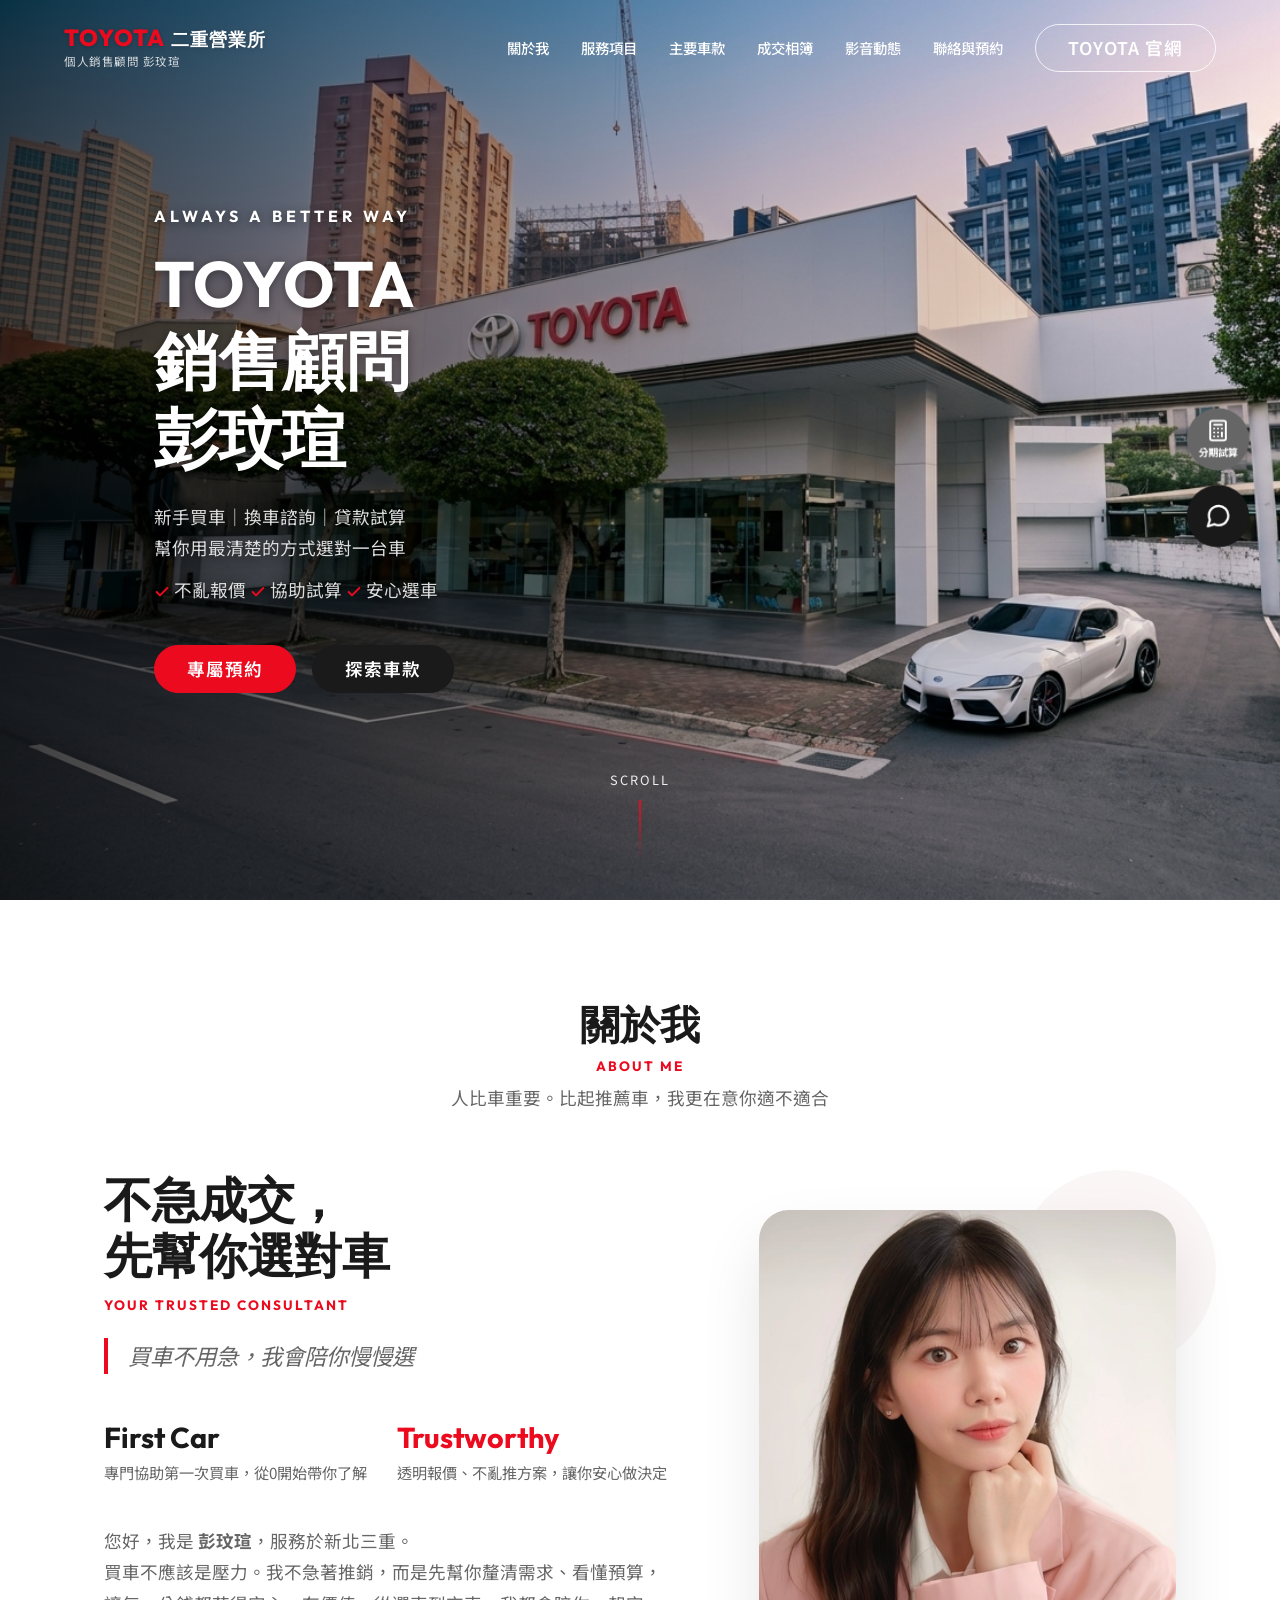
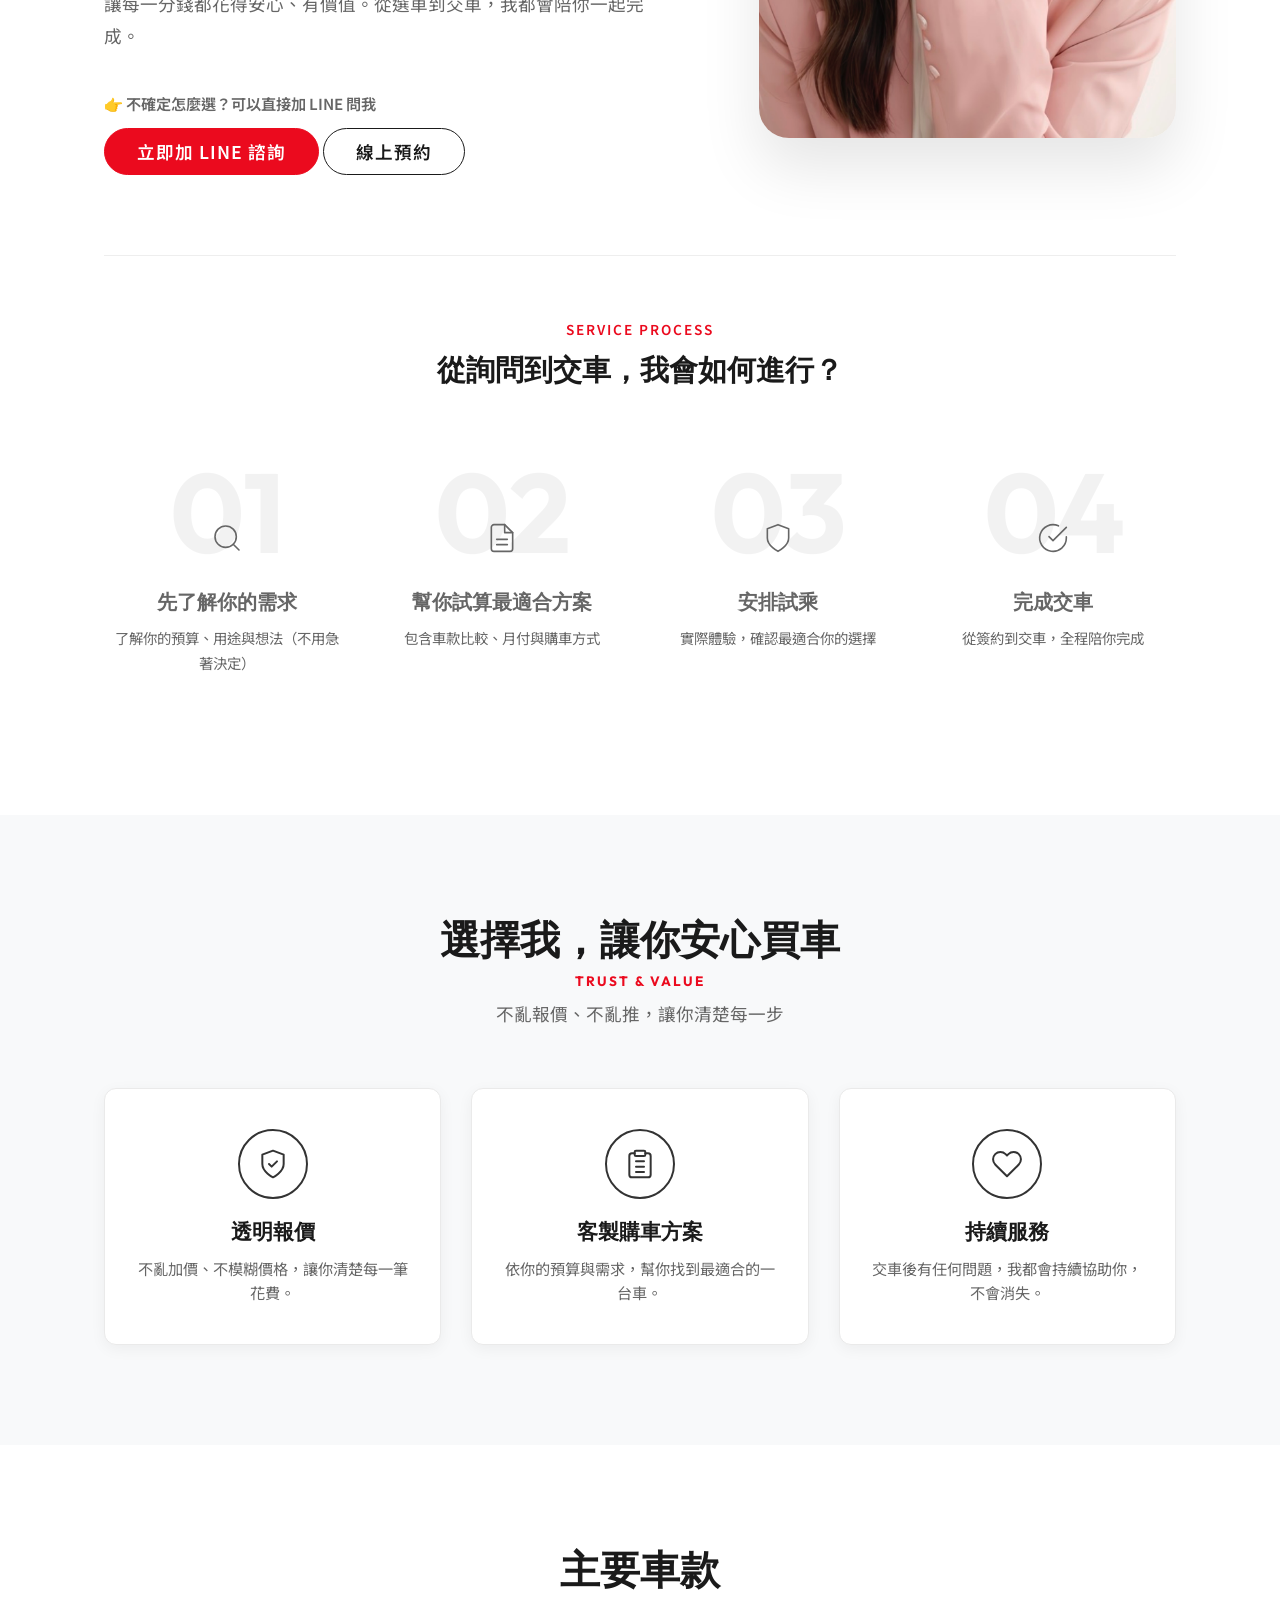
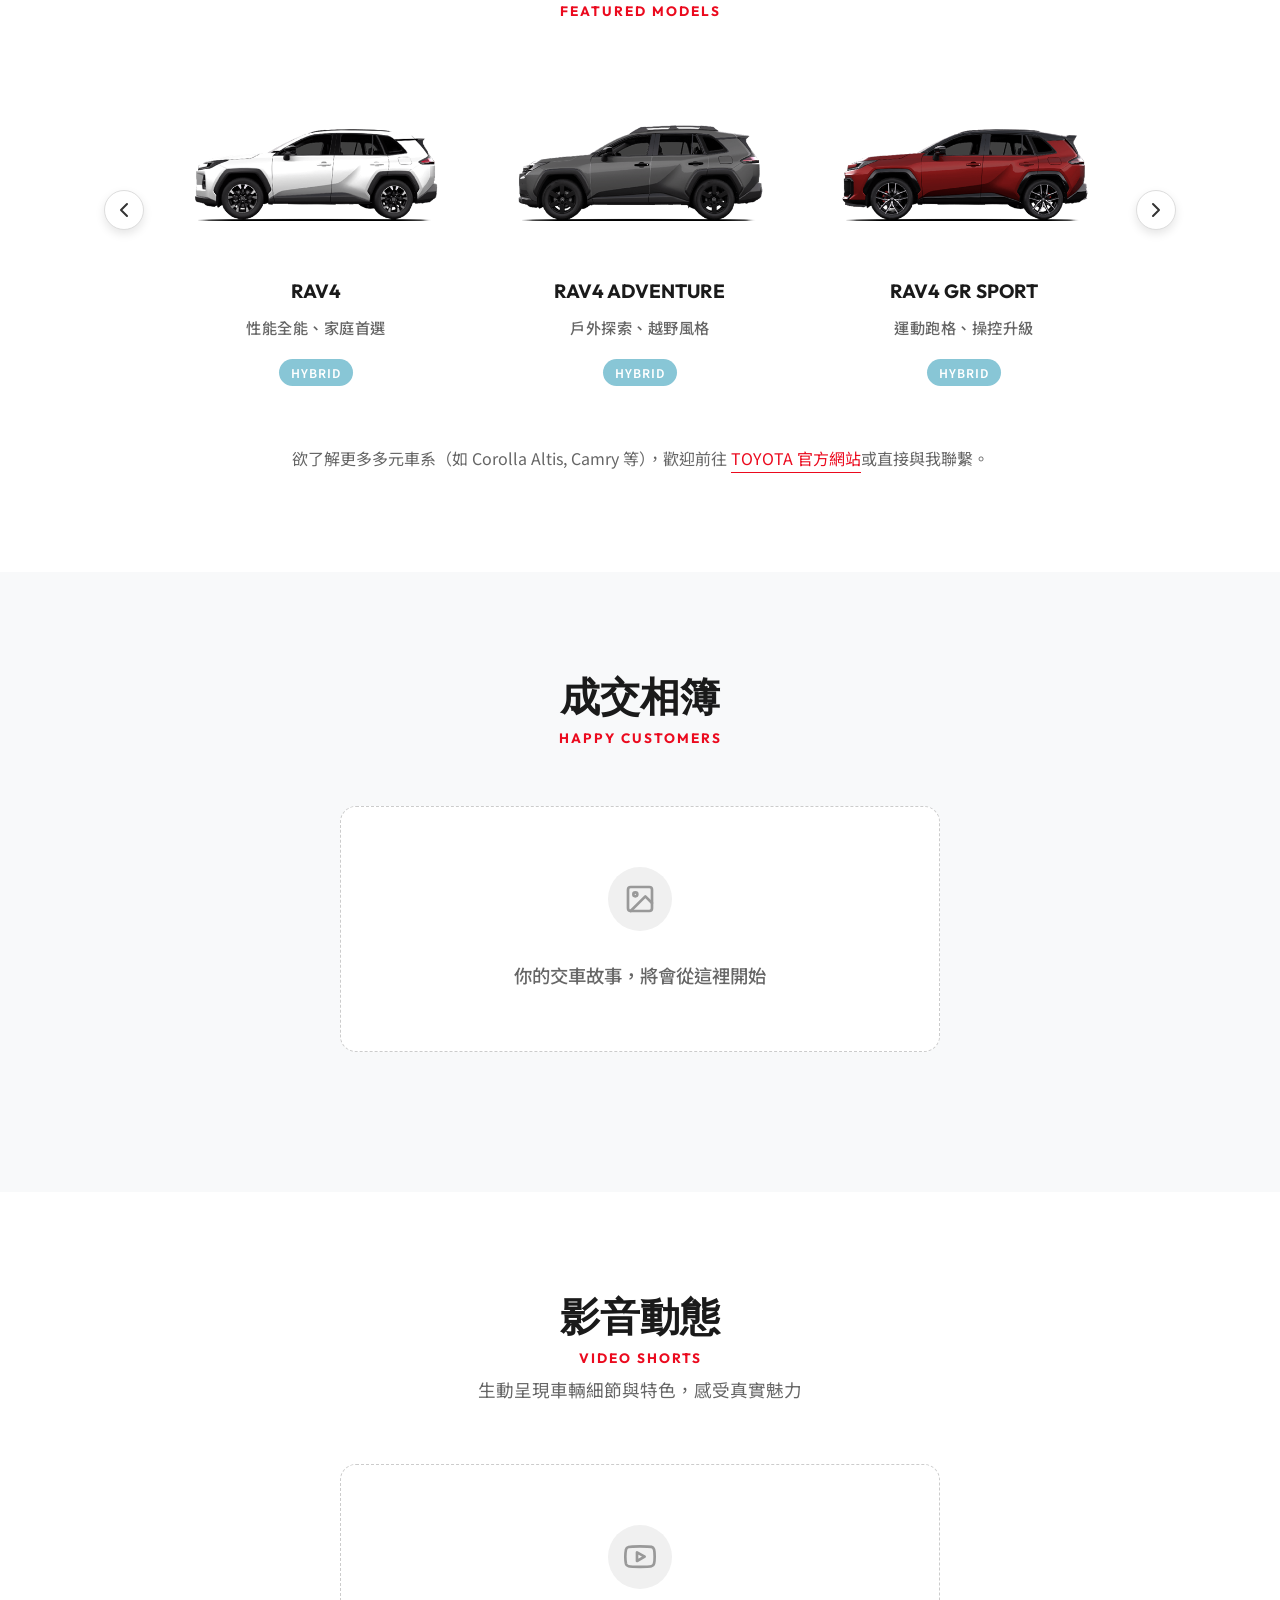
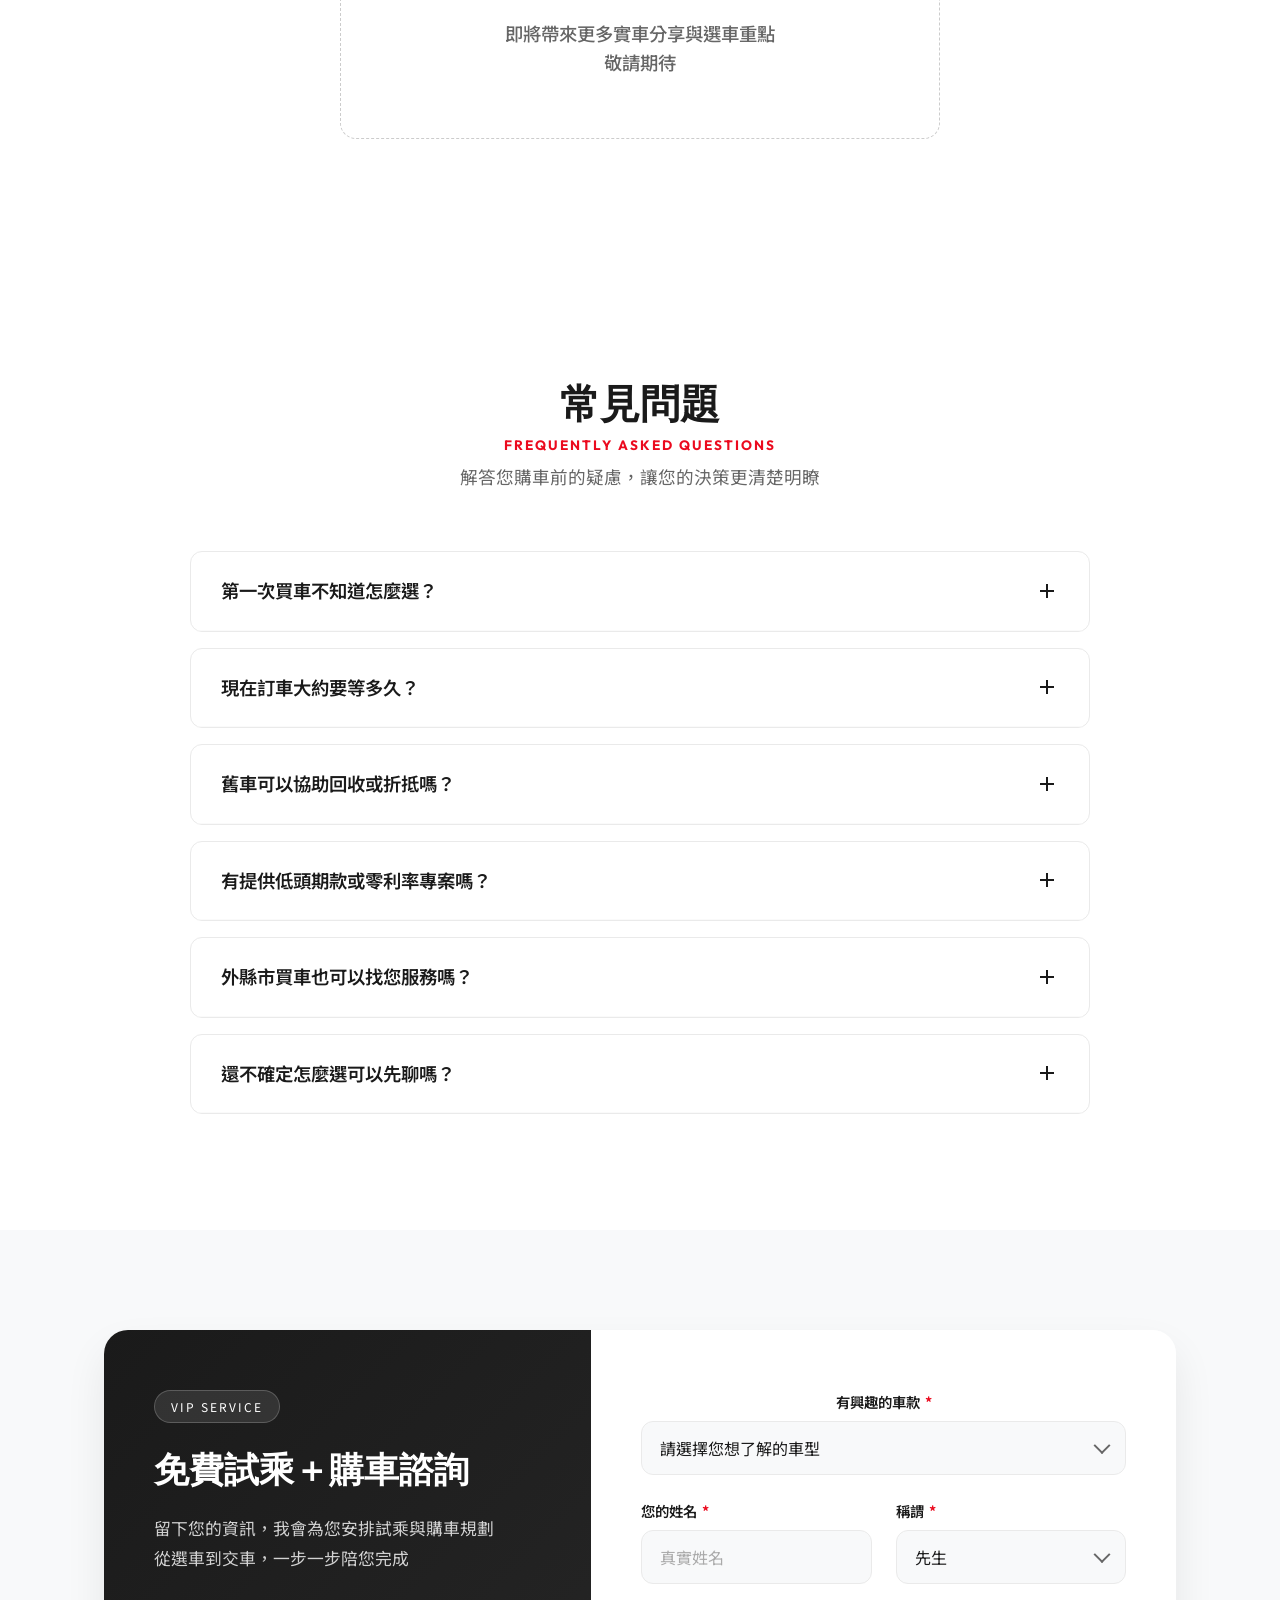
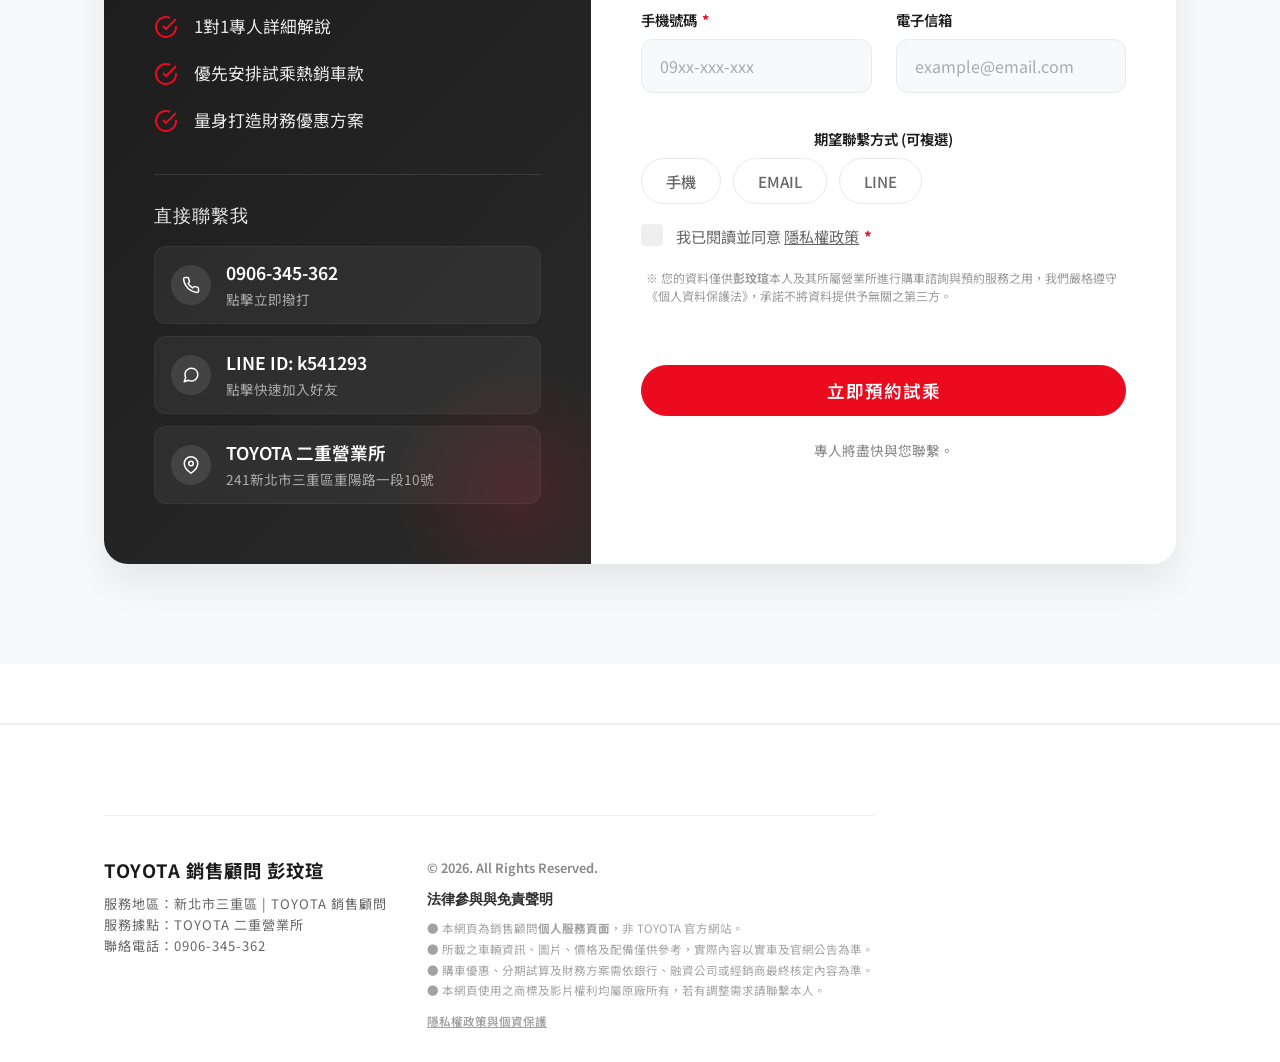
<file: index.html>
<!DOCTYPE html>
<html lang="zh-TW">
<head>
    <meta charset="UTF-8">
    <meta name="viewport" content="width=device-width, initial-scale=1.0">
    <title>彭玟瑄 | TOYOTA 銷售顧問 (非官方個人服務分站)</title>
    <meta name="description" content="專業 TOYOTA 銷售顧問 彭玟瑄 - 用專業與真誠，為您找到最適合的 TOYOTA。賞車、試乘、購車規劃、交車服務。">
    <link rel="icon" href="assets/favicon.png" type="image/png">
    <link rel="stylesheet" href="style.css?v=80">
    <link rel="preconnect" href="https://fonts.googleapis.com">
    <link rel="preconnect" href="https://fonts.gstatic.com" crossorigin>
    <link href="https://fonts.googleapis.com/css2?family=Noto+Sans+TC:wght@300;400;500;700&family=Outfit:wght@300;400;600;700&display=swap" rel="stylesheet">
</head>
<body>

    <!-- Navigation -->
    <nav class="navbar" id="navbar">
        <div class="nav-container">
            <a href="#" class="logo text-logo-container">
                <div class="logo-brand-stack">
                    <span class="logo-brand-main"><span class="brand-red">TOYOTA</span> 二重營業所</span>
                    <span class="logo-brand-sub">個人銷售顧問 彭玟瑄</span>
                </div>
            </a>
            
            <!-- Hamburger Menu Button -->
            <button class="hamburger" id="hamburger" aria-label="Toggle Menu">
                <span class="bar"></span>
                <span class="bar"></span>
                <span class="bar"></span>
            </button>
            
            <ul class="nav-links">
                <li><a href="#about">關於我</a></li>
                <li><a href="#services">服務項目</a></li>
                <li><a href="#models">主要車款</a></li>
                <li><a href="#album">成交相簿</a></li>
                <li><a href="#videos">影音動態</a></li>
                <li><a href="#reservation">聯絡與預約</a></li>
                <li><a href="https://www.toyota.com.tw/" target="_blank" class="btn-outline">TOYOTA 官網</a></li>
            </ul>
        </div>
    </nav>

    <!-- Hero Section -->
    <header class="hero" id="home">
        <div class="hero-bg"></div>
        <div class="hero-content reveal">
            <h2 class="hero-subtitle">ALWAYS A BETTER WAY</h2>
                <h1 class="hero-title">TOYOTA<br>銷售顧問<br>彭玟瑄</h1>
            <p class="hero-motto">
                新手買車｜換車諮詢｜貸款試算<br>
                幫你用最清楚的方式選對一台車<br>
                <span style="display: inline-block; margin-top: 10px;"><svg viewBox="0 0 24 24" width="16" height="16" fill="none" stroke="#eb0a1e" stroke-width="3" stroke-linecap="round" stroke-linejoin="round" style="display: inline-block; vertical-align: middle; margin-right: 4px;"><polyline points="20 6 9 17 4 12"></polyline></svg>不亂報價 <svg viewBox="0 0 24 24" width="16" height="16" fill="none" stroke="#eb0a1e" stroke-width="3" stroke-linecap="round" stroke-linejoin="round" style="display: inline-block; vertical-align: middle; margin-right: 4px;"><polyline points="20 6 9 17 4 12"></polyline></svg>協助試算 <svg viewBox="0 0 24 24" width="16" height="16" fill="none" stroke="#eb0a1e" stroke-width="3" stroke-linecap="round" stroke-linejoin="round" style="display: inline-block; vertical-align: middle; margin-right: 4px;"><polyline points="20 6 9 17 4 12"></polyline></svg>安心選車</span>
            </p>
            <div class="hero-cta">
                <button class="btn-primary" id="main-reserve-btn">專屬預約</button>
                <a href="#models" class="btn-secondary" id="models-btn">探索車款</a>
            </div>
        </div>
        <div class="scroll-indicator">
            <span>Scroll</span>
            <div class="line"></div>
        </div>
    </header>

    <!-- The PJ Experience: Integrated Branding & Process -->
    <section class="experience section" id="about">
        <div class="container">
            <div class="section-header reveal fade-up">
                <h3 class="section-title">關於我 <span>About Me</span></h3>
                <p class="section-subtitle">人比車重要。比起推薦車，我更在意你適不適合</p>
            </div>

            <!-- Part 1: Personality / Philosophy -->
            <div class="personality-grid reveal fade-up" style="margin-bottom: 80px;">
                <div class="personality-content">
                    <h4 class="personality-title">不急成交，<br>先幫你選對車 <span class="personality-eng-subtitle">YOUR TRUSTED CONSULTANT</span></h4>
                    <p class="personality-motto">買車不用急，我會陪你慢慢選</p>
                    <div class="personality-specs">
                        <div class="p-spec-item">
                            <span class="p-spec-num">First Car</span>
                            <span class="p-spec-label">專門協助第一次買車，從0開始帶你了解</span>
                        </div>
                        <div class="p-spec-item primary-highlight">
                            <span class="p-spec-num">Trustworthy</span>
                            <span class="p-spec-label">透明報價、不亂推方案，讓你安心做決定</span>
                        </div>
                    </div>
                    <div class="personality-text">
                        您好，我是 <strong>彭玟瑄</strong>，服務於新北三重。<br>
                        買車不應該是壓力。我不急著推銷，而是先幫你釐清需求、看懂預算，讓每一分錢都花得安心、有價值。從選車到交車，我都會陪你一起完成。
                    </div>

                    <div class="about-cta-container">
                        <p class="cta-hint">👉 不確定怎麼選？可以直接加 LINE 問我</p>
                        <div class="about-cta">
                            <a href="https://line.me/ti/p/~k541293" target="_blank" class="btn-primary">立即加 LINE 諮詢</a>
                            <a href="#reservation" class="btn-outline">線上預約</a>
                        </div>
                    </div>
                </div>
                <div class="personality-image">
                    <div class="p-image-wrapper">
                        <img src="assets/profile.jpg" alt="彭玟瑄 銷售顧問" loading="lazy">
                        <div class="p-image-deco"></div>
                    </div>
                </div>
            </div>

            <!-- Part 2: Simplified Workflow (Moving it here or just keeping a high-level mention?) -->
            <div class="workflow-header-simple reveal fade-up" style="text-align: center; margin-bottom: 40px; border-top: 1px solid #eee; padding-top: 60px;">
                <span style="font-size: 0.85rem; letter-spacing: 2px; color: var(--accent); font-weight: 600;">SERVICE PROCESS</span>
                <h4 style="font-size: 1.8rem; margin-top: 10px; color: var(--primary);">從詢問到交車，我會如何進行？</h4>
            </div>
            
            <div class="workflow-creative reveal fade-up">
                <!-- Step 1 -->
                <div class="creative-step">
                    <span class="step-bg-num">01</span>
                    <div class="creative-icon">
                        <svg viewBox="0 0 24 24" fill="none" stroke="currentColor" stroke-width="1.2" stroke-linecap="round" stroke-linejoin="round"><circle cx="11" cy="11" r="8"></circle><line x1="21" y1="21" x2="16.65" y2="16.65"></line></svg>
                    </div>
                    <h4 class="creative-title">先了解你的需求</h4>
                    <p class="creative-desc">了解你的預算、用途與想法（不用急著決定）</p>
                </div>

                <!-- Step 2 -->
                <div class="creative-step">
                    <span class="step-bg-num">02</span>
                    <div class="creative-icon">
                        <svg viewBox="0 0 24 24" fill="none" stroke="currentColor" stroke-width="1.2" stroke-linecap="round" stroke-linejoin="round"><path d="M14 2H6a2 2 0 0 0-2 2v16a2 2 0 0 0 2 2h12a2 2 0 0 0 2-2V8z"></path><polyline points="14 2 14 8 20 8"></polyline><line x1="16" y1="13" x2="8" y2="13"></line><line x1="16" y1="17" x2="8" y2="17"></line></svg>
                    </div>
                    <h4 class="creative-title">幫你試算最適合方案</h4>
                    <p class="creative-desc">包含車款比較、月付與購車方式</p>
                </div>

                <!-- Step 3 -->
                <div class="creative-step">
                    <span class="step-bg-num">03</span>
                    <div class="creative-icon">
                        <svg viewBox="0 0 24 24" fill="none" stroke="currentColor" stroke-width="1.2" stroke-linecap="round" stroke-linejoin="round"><path d="M12 22s8-4 8-10V5l-8-3-8 3v7c0 6 8 10 8 10z"></path></svg>
                    </div>
                    <h4 class="creative-title">安排試乘</h4>
                    <p class="creative-desc">實際體驗，確認最適合你的選擇</p>
                </div>

                <!-- Step 4 -->
                <div class="creative-step">
                    <span class="step-bg-num">04</span>
                    <div class="creative-icon">
                        <svg viewBox="0 0 24 24" fill="none" stroke="currentColor" stroke-width="1.2" stroke-linecap="round" stroke-linejoin="round"><path d="M22 11.08V12a10 10 0 1 1-5.93-9.14"></path><polyline points="22 4 12 14.01 9 11.01"></polyline></svg>
                    </div>
                    <h4 class="creative-title">完成交車</h4>
                    <p class="creative-desc">從簽約到交車，全程陪你完成</p>
                </div>
            </div>
        </div>
    </section>

    <!-- Services Section -->
    <section class="services section bg-grey" id="services">
        <div class="container">
            <div class="section-header reveal fade-up">
                <h3 class="section-title">選擇我，讓你安心買車 <span>TRUST & VALUE</span></h3>
                <p class="section-subtitle">不亂報價、不亂推，讓你清楚每一步</p>
            </div>
            
            <div class="services-grid">
                <!-- 透明報價 -->
                <div class="service-card reveal fade-up" style="transition-delay: 0.1s;">
                    <div class="service-icon"><svg viewBox="0 0 24 24" fill="none" stroke="currentColor" stroke-width="1.5" stroke-linecap="round" stroke-linejoin="round"><path d="M12 22s8-4 8-10V5l-8-3-8 3v7c0 6 8 10 8 10z"></path><path d="M9 12l2 2 4-4"></path></svg></div>
                    <h4 class="service-title">透明報價</h4>
                    <p class="service-desc">不亂加價、不模糊價格，讓你清楚每一筆花費。</p>
                </div>

                <!-- 客製購車方案 -->
                <div class="service-card reveal fade-up" style="transition-delay: 0.2s;">
                    <div class="service-icon"><svg viewBox="0 0 24 24" fill="none" stroke="currentColor" stroke-width="1.5" stroke-linecap="round" stroke-linejoin="round"><path d="M16 4h2a2 2 0 0 1 2 2v14a2 2 0 0 1-2 2H6a2 2 0 0 1-2-2V6a2 2 0 0 1 2-2h2"></path><rect x="8" y="2" width="8" height="4" rx="1" ry="1"></rect><line x1="9" y1="18" x2="15" y2="18"></line><line x1="9" y1="14" x2="15" y2="14"></line><line x1="9" y1="10" x2="15" y2="10"></line></svg></div>
                    <h4 class="service-title">客製購車方案</h4>
                    <p class="service-desc">依你的預算與需求，幫你找到最適合的一台車。</p>
                </div>

                <!-- 持續服務 -->
                <div class="service-card reveal fade-up" style="transition-delay: 0.3s;">
                    <div class="service-icon"><svg viewBox="0 0 24 24" fill="none" stroke="currentColor" stroke-width="1.5" stroke-linecap="round" stroke-linejoin="round"><path d="M20.84 4.61a5.5 5.5 0 0 0-7.78 0L12 5.67l-1.06-1.06a5.5 5.5 0 0 0-7.78 7.78l1.06 1.06L12 21.23l7.78-7.78 1.06-1.06a5.5 5.5 0 0 0 0-7.78z"></path></svg></div>
                    <h4 class="service-title">持續服務</h4>
                    <p class="service-desc">交車後有任何問題，我都會持續協助你，不會消失。</p>
                </div>
            </div>
        </div>
    </section>

    <!-- Models Section -->
    <section class="models section" id="models">
        <div class="container">
            <div class="section-header reveal fade-up">
                <h3 class="section-title">主要車款 <span>Featured Models</span></h3>
            </div>

            <div class="models-slider-container reveal fade-up">
                <!-- Arrows -->
                <button class="slider-btn model-prev" aria-label="Previous Model"><svg width="24" height="24" viewBox="0 0 24 24" fill="none" stroke="#333" stroke-width="2" stroke-linecap="round" stroke-linejoin="round"><polyline points="15 18 9 12 15 6"></polyline></svg></button>
                <button class="slider-btn model-next" aria-label="Next Model"><svg width="24" height="24" viewBox="0 0 24 24" fill="none" stroke="#333" stroke-width="2" stroke-linecap="round" stroke-linejoin="round"><polyline points="9 18 15 12 9 6"></polyline></svg></button>

                <div class="models-slider-wrapper">
                    <div class="models-horizontal">
                
                <!-- RAV4 -->
                <div class="model-h-card" data-model="rav4" style="cursor: pointer;">
                    <div class="model-h-img">
                        <img src="assets/rav4.png" alt="RAV4" style="width:100%; height:auto; object-fit:contain;">
                    </div>
                    <h4 class="model-h-name">RAV4</h4>
                    <p class="model-h-tagline">性能全能、家庭首選</p>
                    <div style="display: flex; flex-direction: column; align-items: center; gap: 8px; margin-top: 10px;">
                        <div style="display: flex; gap: 8px; justify-content: center;">
                            <span class="model-tag hybrid">HYBRID</span>
                        </div>
                    </div>
                </div>

                <!-- RAV4 ADVENTURE -->
                <div class="model-h-card" data-model="rav4_adventure" style="cursor: pointer;">
                    <div class="model-h-img">
                        <img src="assets/rav4_adventure.png" alt="RAV4 ADVENTURE" style="width:100%; height:auto; object-fit:contain;">
                    </div>
                    <h4 class="model-h-name">RAV4 ADVENTURE</h4>
                    <p class="model-h-tagline">戶外探索、越野風格</p>
                    <div style="display: flex; flex-direction: column; align-items: center; gap: 8px; margin-top: 10px;">
                        <div style="display: flex; gap: 8px; justify-content: center;">
                            <span class="model-tag hybrid">HYBRID</span>
                        </div>
                    </div>
                </div>

                <!-- RAV4 GR SPORT -->
                <div class="model-h-card" data-model="rav4_gr_sport" style="cursor: pointer;">
                    <div class="model-h-img">
                        <img src="assets/rav4_gr_sport.png" alt="RAV4 GR SPORT" style="width:100%; height:auto; object-fit:contain;">
                    </div>
                    <h4 class="model-h-name">RAV4 GR SPORT</h4>
                    <p class="model-h-tagline">運動跑格、操控升級</p>
                    <div style="display: flex; flex-direction: column; align-items: center; gap: 8px; margin-top: 10px;">
                        <div style="display: flex; gap: 8px; justify-content: center;">
                            <span class="model-tag hybrid">HYBRID</span>
                        </div>
                    </div>
                </div>

                <!-- Corolla Cross -->
                <div class="model-h-card" data-model="corolla_cross" style="cursor: pointer;">
                    <div class="model-h-img">
                        <img src="assets/CAR_202409301421490C2C8E5C.png" alt="Corolla Cross" style="width:100%; height:auto; object-fit:contain;">
                    </div>
                    <h4 class="model-h-name">Corolla Cross</h4>
                    <p class="model-h-tagline">最均衡、最多人選擇</p>
                    <div style="display: flex; flex-direction: column; align-items: center; gap: 8px; margin-top: 10px;">
                        <div style="display: flex; gap: 8px; justify-content: center;">
                            <span class="model-tag gas">汽油</span>
                            <span class="model-tag hybrid">HYBRID</span>
                        </div>
                    </div>
                </div>

                <!-- Corolla Cross GR SPORT -->
                <div class="model-h-card" data-model="corolla_cross_gr_sport" style="cursor: pointer;">
                    <div class="model-h-img">
                        <img src="assets/corolla_cross_gr_sport.png" alt="Corolla Cross GR SPORT" style="width:100%; height:auto; object-fit:contain;">
                    </div>
                    <h4 class="model-h-name">Corolla Cross GR SPORT</h4>
                    <p class="model-h-tagline">個性跑格、操控進化</p>
                    <div style="display: flex; flex-direction: column; align-items: center; gap: 8px; margin-top: 10px;">
                        <div style="display: flex; gap: 8px; justify-content: center;">
                            <span class="model-tag gas">汽油</span>
                            <span class="model-tag hybrid">HYBRID</span>
                        </div>
                    </div>
                </div>


                <!-- Yaris Cross -->
                <div class="model-h-card" data-model="yaris_cross" style="cursor: pointer;">
                    <div class="model-h-img">
                        <img src="assets/CAR_20230926181848GCJD8D9A.png" alt="Yaris Cross" style="width:100%; height:auto; object-fit:contain;">
                    </div>
                    <h4 class="model-h-name">Yaris Cross</h4>
                    <p class="model-h-tagline">好停車、省油、入門首選</p>
                    <div style="display: flex; flex-direction: column; align-items: center; gap: 8px; margin-top: 10px;">
                        <div style="display: flex; gap: 8px; justify-content: center;">
                            <span class="model-tag gas">汽油</span>
                        </div>
                    </div>
                </div>

                <!-- VIOS -->
                <div class="model-h-card" data-model="vios" style="cursor: pointer;">
                    <div class="model-h-img">
                        <img src="assets/vios.png" alt="VIOS" style="width:100%; height:auto; object-fit:contain;">
                    </div>
                    <h4 class="model-h-name">VIOS</h4>
                    <p class="model-h-tagline">高CP值、入門房車首選</p>
                    <div style="display: flex; flex-direction: column; align-items: center; gap: 8px; margin-top: 10px;">
                        <div style="display: flex; gap: 8px; justify-content: center;">
                            <span class="model-tag gas">汽油</span>
                        </div>
                    </div>
                </div>

                <!-- Corolla Altis -->
                <div class="model-h-card" data-model="corolla_altis" style="cursor: pointer;">
                    <div class="model-h-img">
                        <img src="assets/altis.png" alt="Corolla Altis" style="width:100%; height:auto; object-fit:contain;">
                    </div>
                    <h4 class="model-h-name">Corolla Altis</h4>
                    <p class="model-h-tagline">神車傳奇、最受歡迎房車</p>
                    <div style="display: flex; flex-direction: column; align-items: center; gap: 8px; margin-top: 10px;">
                        <div style="display: flex; gap: 8px; justify-content: center;">
                            <span class="model-tag gas">汽油</span>
                            <span class="model-tag hybrid">HYBRID</span>
                        </div>
                    </div>
                </div>

                <!-- Corolla Altis GR SPORT -->
                <div class="model-h-card" data-model="corolla_altis_gr_sport" style="cursor: pointer;">
                    <div class="model-h-img">
                        <img src="assets/altis_gr_sport.png" alt="Corolla Altis GR SPORT" style="width:100%; height:auto; object-fit:contain;">
                    </div>
                    <h4 class="model-h-name">Corolla Altis GR SPORT</h4>
                    <p class="model-h-tagline">運動操控、熱血靈魂</p>
                    <div style="display: flex; flex-direction: column; align-items: center; gap: 8px; margin-top: 10px;">
                        <div style="display: flex; gap: 8px; justify-content: center;">
                            <span class="model-tag gas">汽油</span>
                            <span class="model-tag hybrid">HYBRID</span>
                        </div>
                    </div>
                </div>

                    </div>
                </div>
            </div>

            <div class="models-footer reveal fade-up">
                <p>欲了解更多多元車系（如 Corolla Altis, Camry 等），歡迎前往<a href="https://www.toyota.com.tw/" target="_blank" class="text-link">TOYOTA 官方網站</a>或直接與我聯繫。</p>
            </div>
        </div>
    </section>

    <!-- Transaction Album Section -->
    <section class="album section bg-grey" id="album">
        <div class="container">
            <div class="section-header reveal fade-up">
                <h3 class="section-title">成交相簿 <span>Happy Customers</span></h3>
            </div>
            
            <div class="coming-soon-card reveal fade-up">
                <div class="coming-soon-icon">
                    <svg width="32" height="32" viewBox="0 0 24 24" fill="none" stroke="currentColor" stroke-width="2" stroke-linecap="round" stroke-linejoin="round"><rect x="3" y="3" width="18" height="18" rx="2" ry="2"></rect><circle cx="8.5" cy="8.5" r="1.5"></circle><polyline points="21 15 16 10 5 21"></polyline></svg>
                </div>
                <p class="coming-soon-text">你的交車故事，將會從這裡開始</p>
            </div>
            
            <div class="album-slider-container reveal fade-up hidden">
                <button class="slider-btn album-prev" id="albumPrev" aria-label="Previous"><svg width="24" height="24" viewBox="0 0 24 24" fill="none" stroke="#333" stroke-width="2" stroke-linecap="round" stroke-linejoin="round"><polyline points="15 18 9 12 15 6"></polyline></svg></button>
                <div class="album-carousel" id="albumCarousel">
                </div>
                <button class="slider-btn album-next" id="albumNext" aria-label="Next"><svg width="24" height="24" viewBox="0 0 24 24" fill="none" stroke="#333" stroke-width="2" stroke-linecap="round" stroke-linejoin="round"><polyline points="9 18 15 12 9 6"></polyline></svg></button>
            </div>

            <div class="album-footer reveal fade-up hidden">
                <a href="album.html" class="btn-primary-outline">展開全部 &rarr;</a>
            </div>
        </div>
    </section>
    
    <!-- Video Shorts Section -->
    <section class="videos section" id="videos">
        <div class="container">
            <div class="section-header reveal fade-up">
                <h3 class="section-title">影音動態 <span>Video Shorts</span></h3>
                <p class="section-subtitle">生動呈現車輛細節與特色，感受真實魅力</p>
            </div>
            
            <div class="coming-soon-card reveal fade-up">
                <div class="coming-soon-icon">
                    <svg width="32" height="32" viewBox="0 0 24 24" fill="none" stroke="currentColor" stroke-width="2" stroke-linecap="round" stroke-linejoin="round"><path d="M22.54 6.42a2.78 2.78 0 0 0-1.94-2C18.88 4 12 4 12 4s-6.88 0-8.6.46a2.78 2.78 0 0 0-1.94 2A29 29 0 0 0 1 11.75a29 29 0 0 0 .46 5.33A2.78 2.78 0 0 0 3.4 19c1.72.46 8.6.46 8.6.46s6.88 0 8.6-.46a2.78 2.78 0 0 0 1.94-2c.46-1.7.46-5.33.46-5.33s0-3.65-.46-5.33z"></path><polygon points="9.75 15.02 15.5 11.75 9.75 8.48 9.75 15.02"></polygon></svg>
                </div>
                <p class="coming-soon-text">即將帶來更多實車分享與選車重點<br>敬請期待</p>
            </div>

            <div class="shorts-slider-container reveal fade-up hidden">
                <button class="slider-btn short-prev" id="shortPrev" aria-label="Previous"><svg width="24" height="24" viewBox="0 0 24 24" fill="none" stroke="#333" stroke-width="2" stroke-linecap="round" stroke-linejoin="round"><polyline points="15 18 9 12 15 6"></polyline></svg></button>
                <div class="shorts-container" id="shortsCarousel">
                </div>
                <button class="slider-btn short-next" id="shortNext" aria-label="Next"><svg width="24" height="24" viewBox="0 0 24 24" fill="none" stroke="#333" stroke-width="2" stroke-linecap="round" stroke-linejoin="round"><polyline points="9 18 15 12 9 6"></polyline></svg></button>
            </div>

            <div class="videos-footer reveal fade-up hidden" style="text-align: center; margin-top: 10px;">
                <a href="videos.html" class="btn-primary-outline" id="expandVideosBtn">展開全部 &rarr;</a>
            </div>
        </div>
    </section>
    <!-- Reserve Modal Overlay -->
    <div class="reserve-modal-overlay" id="reserveModal">
        <div class="reserve-modal-container">
            <button class="reserve-modal-close" id="closeReserveModal" aria-label="關閉彈窗">
                <svg viewBox="0 0 24 24" fill="none" stroke="currentColor" stroke-width="2.5" stroke-linecap="round" stroke-linejoin="round"><line x1="18" y1="6" x2="6" y2="18"></line><line x1="6" y1="6" x2="18" y2="18"></line></svg>
            </button>
            <div class="reserve-modal-header">
                <h3>專屬預約服務</h3>
                <p>請選擇您偏好的諮詢方式</p>
            </div>
            <div class="reserve-modal-options">
                <a href="#reservation" class="reserve-opt-btn opt-form" id="reserve-to-form">
                    <div class="opt-icon-circle">
                        <svg viewBox="0 0 24 24" fill="none" stroke="currentColor" stroke-width="2" stroke-linecap="round" stroke-linejoin="round"><path d="M14 2H6a2 2 0 0 0-2 2v16a2 2 0 0 0 2 2h12a2 2 0 0 0 2-2V8z"></path><polyline points="14 2 14 8 20 8"></polyline><line x1="16" y1="13" x2="8" y2="13"></line><line x1="16" y1="17" x2="8" y2="17"></line><polyline points="10 9 9 9 8 9"></polyline></svg>
                    </div>
                    <div class="opt-text">
                        <strong>填寫預約表單</strong>
                        <span>留下資料後，玟瑄將主動與您聯繫</span>
                    </div>
                </a>
                <a href="https://line.me/ti/p/~k541293" target="_blank" class="reserve-opt-btn opt-line">
                    <div class="opt-icon-circle">
                        <svg viewBox="0 0 24 24" fill="currentColor"><path d="M21.1 9.5c0-4.1-4.1-7.5-9.1-7.5S2.9 5.4 2.9 9.5c0 3.7 3.3 6.8 7.7 7.4.3 0 .7.2.8.5l.3 1.8c.1.5.3.6.7.4s2.1-1.3 2.9-2.3c3.5-1.1 5.9-4.1 5.9-7.8z"/></svg>
                    </div>
                    <div class="opt-text">
                        <strong>LINE 快速諮詢</strong>
                        <span>即時線上對話，獲取最新車主優惠</span>
                    </div>
                </a>
            </div>
        </div>
    </div>

    <!-- JS Scripts -->
    <section class="faq section" id="faq">
        <div class="container">
            <div class="section-header reveal fade-up">
                <h3 class="section-title">常見問題 <span>Frequently Asked Questions</span></h3>
                <p class="section-subtitle">解答您購車前的疑慮，讓您的決策更清楚明瞭</p>
            </div>
            
            <div class="faq-container reveal fade-up">
                <!-- FAQ Item 1: 第一次買車 -->
                <div class="faq-item">
                    <div class="faq-question">
                        <span>第一次買車不知道怎麼選？</span>
                        <div class="faq-toggle-icon"></div>
                    </div>
                    <div class="faq-answer">
                        <p>第一次買車其實不用擔心，先了解你的預算、用途與需求，再一步一步陪你看車、比較，幫你找到最適合的選擇。不用急著決定，慢慢選也沒關係。如果你也正在考慮人生第一台車，歡迎隨時找我聊聊。</p>
                    </div>
                </div>
                <!-- FAQ Item 2: 等車時間 -->
                <div class="faq-item">
                    <div class="faq-question">
                        <span>現在訂車大約要等多久？</span>
                        <div class="faq-toggle-icon"></div>
                    </div>
                    <div class="faq-answer">
                        <p>等車時間會依車型與顏色而不同，熱門車型通常需要等待約1～3個月以上。隨時幫你確認最新配額與交車進度，讓你不用一直自己追蹤，也能安心掌握狀況。有需要也可以先幫你查詢目前的最新配額狀況。</p>
                    </div>
                </div>
                <!-- FAQ Item 3: 舊車折抵 -->
                <div class="faq-item">
                    <div class="faq-question">
                        <span>舊車可以協助回收或折抵嗎？</span>
                        <div class="faq-toggle-icon"></div>
                    </div>
                    <div class="faq-answer">
                        <p>可以的！直接安排舊車鑑價與折抵評估，也會確認是否符合政府補助資格。相關條件會依政策有所不同，會協助您了解並處理整個流程。您可以傳照片給我，我先幫您初步估算舊車行情。</p>
                    </div>
                </div>
                <!-- FAQ Item 4: 貸款 / 分期 -->
                <div class="faq-item">
                    <div class="faq-question">
                        <span>有提供低頭期款或零利率專案嗎？</span>
                        <div class="faq-toggle-icon"></div>
                    </div>
                    <div class="faq-answer">
                        <p>有的！TOYOTA 提供多元購車方案，包含低頭期、彈性分期等選擇。依照您的預算試算月付，讓您在負擔範圍內安心購車。也可以幫您多做幾種試算組合，找出最不費力的分期方式。</p>
                    </div>
                </div>
                <!-- FAQ Item 5: 跨縣市 -->
                <div class="faq-item">
                    <div class="faq-question">
                        <span>外縣市買車也可以找您服務嗎？</span>
                        <div class="faq-toggle-icon"></div>
                    </div>
                    <div class="faq-answer">
                        <p>可以的！不論您在哪個縣市，都能夠彈性安排購車諮詢與流程說明。包含線上溝通、車款介紹，以及安排試乘或交車方式，讓您不用多次往返，也能更輕鬆完成購車。長期處理跨縣市交車，遠端流程都很成熟，請儘管放心。</p>
                    </div>
                </div>
                <!-- FAQ Item 6: 收單句 -->
                <div class="faq-item">
                    <div class="faq-question">
                        <span>還不確定怎麼選可以先聊嗎？</span>
                        <div class="faq-toggle-icon"></div>
                    </div>
                    <div class="faq-answer">
                        <p>當然可以！不用有壓力，也不用馬上決定。可以先加 LINE 或留下資料，先幫你了解需求，再一起慢慢討論最適合的選擇。先把我加進 LINE 好友，有任何車輛相關的問題隨時都能找到我。</p>
                    </div>
                </div>
            </div>
        </div>
    </section>

    <!-- Reservation Section -->
    <section class="reservation section bg-grey" id="reservation">
        <div class="container relative">
            <div class="reservation-split-layout reveal fade-up">
                <!-- Left: Info / Image -->
                <div class="reservation-info">
                    <div class="info-content">
                        <span class="info-badge">VIP SERVICE</span>
                        <h3 class="info-title">免費試乘＋購車諮詢</h3>
                        <p class="info-desc">留下您的資訊，我會為您安排試乘與購車規劃<br>從選車到交車，一步一步陪您完成</p>
                        <ul class="info-features">
                            <li><svg viewBox="0 0 24 24" fill="none" stroke="currentColor" stroke-width="2"><path d="M22 11.08V12a10 10 0 1 1-5.93-9.14"></path><polyline points="22 4 12 14.01 9 11.01"></polyline></svg> 1對1專人詳細解說</li>
                            <li><svg viewBox="0 0 24 24" fill="none" stroke="currentColor" stroke-width="2"><path d="M22 11.08V12a10 10 0 1 1-5.93-9.14"></path><polyline points="22 4 12 14.01 9 11.01"></polyline></svg> 優先安排試乘熱銷車款</li>
                            <li><svg viewBox="0 0 24 24" fill="none" stroke="currentColor" stroke-width="2"><path d="M22 11.08V12a10 10 0 1 1-5.93-9.14"></path><polyline points="22 4 12 14.01 9 11.01"></polyline></svg> 量身打造財務優惠方案</li>
                        </ul>
                        
                        <div class="reservation-contact-info" style="margin-top: 40px; padding-top: 30px; border-top: 1px solid rgba(255,255,255,0.1);">
                            <h4 style="font-size: 1.1rem; margin-bottom: 20px; color: rgba(255,255,255,0.9); font-weight: 500; letter-spacing: 1px;">直接聯繫我</h4>
                            <div class="reservation-contact-list">
                                <!-- Phone -->
                                <a href="tel:0906345362" class="contact-link-item">
                                    <div class="icon-box"><svg viewBox="0 0 24 24" width="18" height="18" fill="none" stroke="currentColor" stroke-width="2" stroke-linecap="round" stroke-linejoin="round"><path d="M22 16.92v3a2 2 0 0 1-2.18 2 19.79 19.79 0 0 1-8.63-3.07 19.5 19.5 0 0 1-6-6 19.79 19.79 0 0 1-3.07-8.67A2 2 0 0 1 4.11 2h3a2 2 0 0 1 2 1.72 12.84 12.84 0 0 0 .7 2.81 2 2 0 0 1-.45 2.11L8.09 9.91a16 16 0 0 0 6 6l1.27-1.27a2 2 0 0 1 2.11-.45 12.84 12.84 0 0 0 2.81.7A2 2 0 0 1 22 16.92z"></path></svg></div>
                                    <div class="contact-text">
                                        <span class="contact-label">0906-345-362</span>
                                        <span class="contact-sub">點擊立即撥打</span>
                                    </div>
                                    <svg viewBox="0 0 24 24" width="18" height="18" class="arrow-icon" fill="none" stroke="currentColor" stroke-width="2"><path d="M9 18l6-6-6-6"></path></svg>
                                </a>

                                <!-- LINE -->
                                <a href="https://line.me/ti/p/~k541293" target="_blank" class="contact-link-item">
                                    <div class="icon-box"><svg viewBox="0 0 24 24" width="18" height="18" fill="none" stroke="currentColor" stroke-width="2" stroke-linecap="round" stroke-linejoin="round"><path d="M21 11.5a8.38 8.38 0 0 1-.9 3.8 8.5 8.5 0 0 1-7.6 4.7 8.38 8.38 0 0 1-3.8-.9L3 21l1.9-5.7a8.38 8.38 0 0 1-.9-3.8 8.5 8.5 0 0 1 4.7-7.6 8.38 8.38 0 0 1 3.8-.9h.5a8.48 8.48 0 0 1 8 8v.5z"></path></svg></div>
                                    <div class="contact-text">
                                        <span class="contact-label">LINE ID: k541293</span>
                                        <span class="contact-sub">點擊快速加入好友</span>
                                    </div>
                                    <svg viewBox="0 0 24 24" width="18" height="18" class="arrow-icon" fill="none" stroke="currentColor" stroke-width="2"><path d="M9 18l6-6-6-6"></path></svg>
                                </a>

                                <!-- Google Maps -->
                                <a href="https://www.google.com/maps/search/?api=1&query=TOYOTA+二重營業所" target="_blank" class="contact-link-item">
                                    <div class="icon-box"><svg viewBox="0 0 24 24" width="18" height="18" fill="none" stroke="currentColor" stroke-width="2" stroke-linecap="round" stroke-linejoin="round"><path d="M21 10c0 7-9 13-9 13s-9-6-9-13a9 9 0 0 1 18 0z"></path><circle cx="12" cy="10" r="3"></circle></svg></div>
                                    <div class="contact-text">
                                        <span class="contact-label">TOYOTA 二重營業所</span>
                                        <span class="contact-sub">241新北市三重區重陽路一段10號</span>
                                    </div>
                                    <svg viewBox="0 0 24 24" width="18" height="18" class="arrow-icon" fill="none" stroke="currentColor" stroke-width="2"><path d="M9 18l6-6-6-6"></path></svg>
                                </a>
                            </div>
                        </div>
                    </div>
                </div>

                <!-- Right: Form -->
                <div class="reservation-form-container">
                    <form id="reservationForm" class="modern-form" action="https://formsubmit.co/s7725299@gmail.com" method="POST">
                        <div class="form-grid">
                            <!-- Model -->
                            <div class="input-box full-width">
                                <label>有興趣的車款 <span class="required-star">*</span></label>
                                <div class="custom-select">
                                    <select name="有興趣的車款" required>
                                        <option value="" disabled selected>請選擇您想了解的車型</option>
                                        <option value="RAV4">RAV4</option>
                                        <option value="Corolla Cross">Corolla Cross</option>
                                        <option value="Yaris Cross">Yaris Cross</option>
                                        <option value="Corolla Altis">Corolla Altis</option>
                                        <option value="Camry">Camry</option>
                                        <option value="Other">其他車款</option>
                                    </select>
                                </div>
                            </div>
                            
                            <!-- Name & Title -->
                            <div class="input-box">
                                <label>您的姓名 <span class="required-star">*</span></label>
                                <input type="text" name="姓名" placeholder="真實姓名" required>
                            </div>
                            <div class="input-box">
                                <label>稱謂 <span class="required-star">*</span></label>
                                <div class="custom-select">
                                    <select name="稱謂" required>
                                        <option value="先生" selected>先生</option>
                                        <option value="女士">女士</option>
                                    </select>
                                </div>
                            </div>

                            <!-- Phone -->
                            <div class="input-box">
                                <label>手機號碼 <span class="required-star">*</span></label>
                                <input type="tel" name="手機號碼" placeholder="09xx-xxx-xxx" required>
                            </div>

                            <!-- Email -->
                            <div class="input-box">
                                <label>電子信箱</label>
                                <input type="email" name="email" placeholder="example@email.com">
                            </div>

                            <!-- Preferred Contact -->
                            <div class="input-box full-width margin-top">
                                <label>期望聯繫方式 (可複選)</label>
                                <div class="contact-chips">
                                    <label class="chip"><input type="checkbox" name="期望聯繫方式" value="手機"><span>手機</span></label>
                                    <label class="chip"><input type="checkbox" name="期望聯繫方式" value="EMAIL"><span>EMAIL</span></label>
                                    <label class="chip"><input type="checkbox" name="期望聯繫方式" value="LINE" id="lineCheckModern"><span>LINE</span></label>
                                </div>
                                <div class="line-id-box" id="lineIdBoxModern">
                                    <input type="text" name="LINE_ID" placeholder="請輸入您的 LINE ID" id="lineIdInputModern">
                                </div>
                            </div>
                        </div>

                        <!-- FormSubmit Hidden Settings -->
                        <input type="hidden" name="_subject" value="【Toyota 免費試乘＋購車諮詢預約】有一筆新的預約資料！">
                        <input type="hidden" name="_next" value="https://asd56598899.github.io/my-website/success.html">
                        <input type="hidden" name="_captcha" value="false">
                        <input type="hidden" name="_template" value="table">

                        <div class="form-privacy-consent">
                            <label class="checkbox-container">
                                <input type="checkbox" id="privacyAgreed" name="privacy_agreed" required>
                                <span class="checkmark"></span>
                                我已閱讀並同意 <a href="javascript:void(0)" id="openPrivacyBtn" style="color: inherit; text-decoration: underline;">隱私權政策</a> <span class="required-star">*</span>
                            </label>
                        </div>
                        <div class="form-disclaimer" style="font-size: 0.75rem; color: #999; margin-bottom: 20px; line-height: 1.5; padding: 0 5px;">
                            ※ 您的資料僅供<strong>彭玟瑄</strong>本人及其所屬營業所進行購車諮詢與預約服務之用，我們嚴格遵守《個人資料保護法》，承諾不將資料提供予無關之第三方。
                        </div>
                        <button type="submit" class="btn-primary full-width submit-btn">立即預約試乘</button>
                        <p class="form-note">專人將盡快與您聯繫。</p>
                    </form>
                </div>
            </div>
        </div>
    </section>



    <!-- Spacer for better reading -->
    <div style="height: 40px; border-bottom: 1px solid #eee; margin-top: 20px;"></div>


    <!-- Loan Calculator Modal -->
    <div class="loan-modal-overlay" id="loanModal">
        <div class="loan-modal-container">
            <button class="loan-modal-close" id="closeLoanModal">
                <svg viewBox="0 0 24 24" fill="none" stroke="currentColor" stroke-width="2" stroke-linecap="round" stroke-linejoin="round"><line x1="18" y1="6" x2="6" y2="18"></line><line x1="6" y1="6" x2="18" y2="18"></line></svg>
            </button>
            <div class="loan-modal-header">
                <h3>購車分期試算 <span>Loan Calculator</span></h3>
                <p>幫您快速預估每月負擔，讓您的購車計畫更清晰</p>
            </div>
            <div class="loan-modal-body">
                <div class="loan-form">
                    <div class="loan-input-row">
                        <div class="loan-input-group">
                            <label>車輛總價 (萬元)</label>
                            <input type="number" id="loanPrice" value="100" step="1">
                        </div>
                        <div class="loan-input-group">
                            <label>頭期款 (萬元)</label>
                            <input type="number" id="loanDownPayment" value="20" step="1">
                        </div>
                    </div>
                    <div class="loan-input-row">
                        <div class="loan-input-group">
                            <label>貸款期數 (月)</label>
                            <select id="loanMonths">
                                <option value="24">24 期</option>
                                <option value="36">36 期</option>
                                <option value="48">48 期</option>
                                <option value="60" selected>60 期</option>
                                <option value="72">72 期</option>
                                <option value="84">84 期</option>
                            </select>
                        </div>
                        <div class="loan-input-group">
                            <label>年利率 (%)</label>
                            <input type="number" id="loanRate" value="2.5" step="0.1">
                        </div>
                    </div>
                    <button class="btn-calculate" id="btnCalculate">開始試算</button>
                </div>

                <div class="loan-result" id="loanResult">
                    <div class="result-card">
                        <span class="result-label">預估每月還款額</span>
                        <h2 class="result-value">NT$ <span id="monthlyPayment">--</span></h2>
                        <div class="result-details">
                            <div class="detail-item"><span>貸款總額:</span> <strong id="totalLoanAmount">--</strong></div>
                            <div class="detail-item"><span>利息總額:</span> <strong id="totalInterest">--</strong></div>
                        </div>
                    </div>
                    <p class="loan-disclaimer">* 此試算結果僅供參考，實際分期方案與利率請以銀行或指定融資公司最終核貸為準。</p>
                </div>
            </div>
        </div>
    </div>

    <!-- Footer -->
    <footer class="footer">
        <div class="container">
            <div class="footer-bottom">
                <div class="footer-layout">
                    <div class="footer-logo-brand">
                        <div style="font-size: 1.15rem; margin-bottom: 8px;">TOYOTA 銷售顧問 彭玟瑄</div>
                        <div style="font-size: 0.82rem; font-weight: 400; color: #666; line-height: 1.6;">
                            服務地區：新北市三重區 | TOYOTA 銷售顧問<br>
                            服務據點：TOYOTA 二重營業所<br>
                            聯絡電話：0906-345-362
                        </div>
                    </div>
                    <div class="footer-info-details">
                        <p class="footer-copyright-main">&copy; 2026. All Rights Reserved.</p>
                        <div class="footer-disclaimer-content" style="opacity: 0.9; line-height: 1.8;">
                            <h5 style="color: var(--primary); margin-bottom: 10px; font-size: 0.9rem; font-weight: 700;">法律參與與免責聲明</h5>
                            <p>● 本網頁為銷售顧問<strong>個人服務頁面</strong>，非 TOYOTA 官方網站。</p>
                            <p>● 所載之車輛資訊、圖片、價格及配備僅供參考，實際內容以實車及官網公告為準。</p>
                            <p>● 購車優惠、分期試算及財務方案需依銀行、融資公司或經銷商最終核定內容為準。</p>
                            <p>● 本網頁使用之商標及影片權利均屬原廠所有，若有調整需求請聯繫本人。</p>
                            <p style="margin-top: 10px;"><a href="javascript:void(0)" class="openPrivacyBtnFooter" style="text-decoration: underline; font-weight: 600;">隱私權政策與個資保護</a></p>
                        </div>
                    </div>
                </div>
            </div>
        </div>
    </footer>

    <!-- Specs Modal -->
    <div class="specs-modal-overlay" id="specsModal">
        <div class="specs-modal-container">
            <button class="specs-modal-close" id="closeSpecsModal" aria-label="Close">
                <svg viewBox="0 0 24 24" fill="none" stroke="currentColor" stroke-width="2" stroke-linecap="round" stroke-linejoin="round"><line x1="18" y1="6" x2="6" y2="18"></line><line x1="6" y1="6" x2="18" y2="18"></line></svg>
            </button>
            <div class="specs-modal-content">
                <div class="specs-header">
                    <h2 class="specs-model-title" id="modalModelTitle">Car Model</h2>
                    <div class="specs-category-toggle" id="modalCategoryToggle" style="display: none;"></div>
                    <div class="specs-tabs" id="modalTabs">
                        <!-- TABS INJECTED HERE -->
                    </div>
                </div>
                <div class="specs-body" id="modalSpecsBody">
                    <!-- CONTENT INJECTED HERE -->
                </div>
            </div>
        </div>
    </div>

    <!-- Sticky Contact Button -->
    </section>

    <!-- Privacy Modal -->
    <div class="loan-modal-overlay" id="privacyModal">
        <div class="loan-modal-container">
            <button class="loan-modal-close" id="closePrivacyModal">
                <svg viewBox="0 0 24 24" fill="none" stroke="currentColor" stroke-width="2" stroke-linecap="round" stroke-linejoin="round"><line x1="18" y1="6" x2="6" y2="18"></line><line x1="6" y1="6" x2="18" y2="18"></line></svg>
            </button>
            <div class="loan-modal-header">
                <h3>隱私權政策 <span>Privacy Policy</span></h3>
            </div>
            <div class="loan-modal-body privacy-modal-body" style="font-size: 0.95rem; line-height: 1.8; color: var(--secondary); max-height: 60vh; overflow-y: auto; padding-right: 10px;">
                <p>歡迎訪問「彭玟瑄 TOYOTA 銷售顧問」個人介紹網站。我們非常重視您的隱私權，並依據中華民國《個人資料保護法》保護您的個人資料。本政策說明我們如何蒐集、使用及保護您的資訊。</p>

                <h4 style="color: var(--primary); margin-top: 25px; margin-bottom: 10px;">一、個人資料蒐集之目的與種類</h4>
                <p>我們將蒐集您於本網站表單填寫之姓名、聯絡電話、Email、LINE ID 等資訊，僅用於提供汽車銷售諮詢、試乘安排、購車規劃、售後服務以及與您聯繫之必要範圍。</p>

                <h4 style="color: var(--primary); margin-top: 25px; margin-bottom: 10px;">二、資料使用與保管責任</h4>
                <p>您的個人資料僅由彭玟瑄本人及其所屬之 TOYOTA 授權經銷商（二重營業所）相關業務單位，於前述目的範圍內進行連繫與處理。我們承諾採取必要之安全防護措施，且嚴禁將您的個人資料提供、交換或出售給任何第三方機構。</p>

                <h4 style="color: var(--primary); margin-top: 25px; margin-bottom: 10px;">三、當事人權利行使</h4>
                <p>依據個資法，您可隨時聯繫本人要求查詢、閱覽、製給複製本、補充、更正、停止蒐集處理或利用，或要求刪除您的個人資料。若您不願再接收後續諮詢服務，亦可隨時告知。</p>

                <h4 style="color: var(--primary); margin-top: 25px; margin-bottom: 10px;">四、聯繫我們</h4>
                <p>如果您對本隱私權政策或個人資料處理有任何疑問，請透過本網站之 LINE (ID: k541293) 或電話 (0906-345-362) 與我們聯繫。</p>
            </div>
        </div>
    </div>

    <!-- Floating Side Widgets Group -->
    <div class="floating-widgets-group">
        <!-- Sticky Calculator Button -->
        <div class="sticky-calc" id="openLoanBtn" title="分期付款試算">
            <svg viewBox="0 0 24 24" fill="none" stroke="white" stroke-width="2" stroke-linecap="round" stroke-linejoin="round"><rect x="4" y="2" width="16" height="20" rx="2" ry="2"></rect><line x1="8" y1="6" x2="16" y2="6"></line><line x1="16" y1="14" x2="16" y2="18"></line><line x1="8" y1="10" x2="8" y2="10.01"></line><line x1="12" y1="10" x2="12" y2="10.01"></line><line x1="16" y1="10" x2="16" y2="10.01"></line><line x1="8" y1="14" x2="8" y2="14.01"></line><line x1="12" y1="14" x2="12" y2="14.01"></line><line x1="8" y1="18" x2="8" y2="18.01"></line><line x1="12" y1="18" x2="12" y2="18.01"></line></svg>
            <span class="calc-label">分期試算</span>
        </div>

        <!-- Sticky Contact Button -->
        <div class="sticky-contact">
            <div class="sticky-buttons">
                <a href="https://line.me/ti/p/~k541293" target="_blank" class="sticky-btn line-btn" title="LINE 諮詢">
                    <svg viewBox="0 0 24 24" fill="currentColor"><path d="M21.1 9.5c0-4.1-4.1-7.5-9.1-7.5S2.9 5.4 2.9 9.5c0 3.7 3.3 6.8 7.7 7.4.3 0 .7.2.8.5l.3 1.8c.1.5.3.6.7.4s2.1-1.3 2.9-2.3c3.5-1.1 5.9-4.1 5.9-7.8z"/></svg>
                </a>
                <a href="tel:0906345362" class="sticky-btn phone-btn" title="直撥電話">
                    <svg viewBox="0 0 24 24" fill="none" stroke="white" stroke-width="2" stroke-linecap="round" stroke-linejoin="round"><path d="M22 16.92v3a2 2 0 0 1-2.18 2 19.79 19.79 0 0 1-8.63-3.07 19.5 19.5 0 0 1-6-6 19.79 19.79 0 0 1-3.07-8.67A2 2 0 0 1 4.11 2h3a2 2 0 0 1 2 1.72 12.84 12.84 0 0 0 .7 2.81 2 2 0 0 1-.45 2.11L8.09 9.91a16 16 0 0 0 6 6l1.27-1.27a2 2 0 0 1 2.11-.45 12.84 12.84 0 0 0 2.81.7A2 2 0 0 1 22 16.92z"></path></svg>
                </a>
            </div>
            <div class="sticky-main">
                <div class="pulse-ring"></div>
                <svg viewBox="0 0 24 24" fill="none" stroke="white" stroke-width="2" stroke-linecap="round" stroke-linejoin="round"><path d="M21 11.5a8.38 8.38 0 0 1-.9 3.8 8.5 8.5 0 0 1-7.6 4.7 8.38 8.38 0 0 1-3.8-.9L3 21l1.9-5.7a8.38 8.38 0 0 1-.9-3.8 8.5 8.5 0 0 1 4.7-7.6 8.38 8.38 0 0 1 3.8-.9h.5a8.48 8.48 0 0 1 8 8v.5z"></path></svg>
            </div>
        </div>
    </div>


    <script src="script.js?v=50"></script>
</body>
</html>
</file>
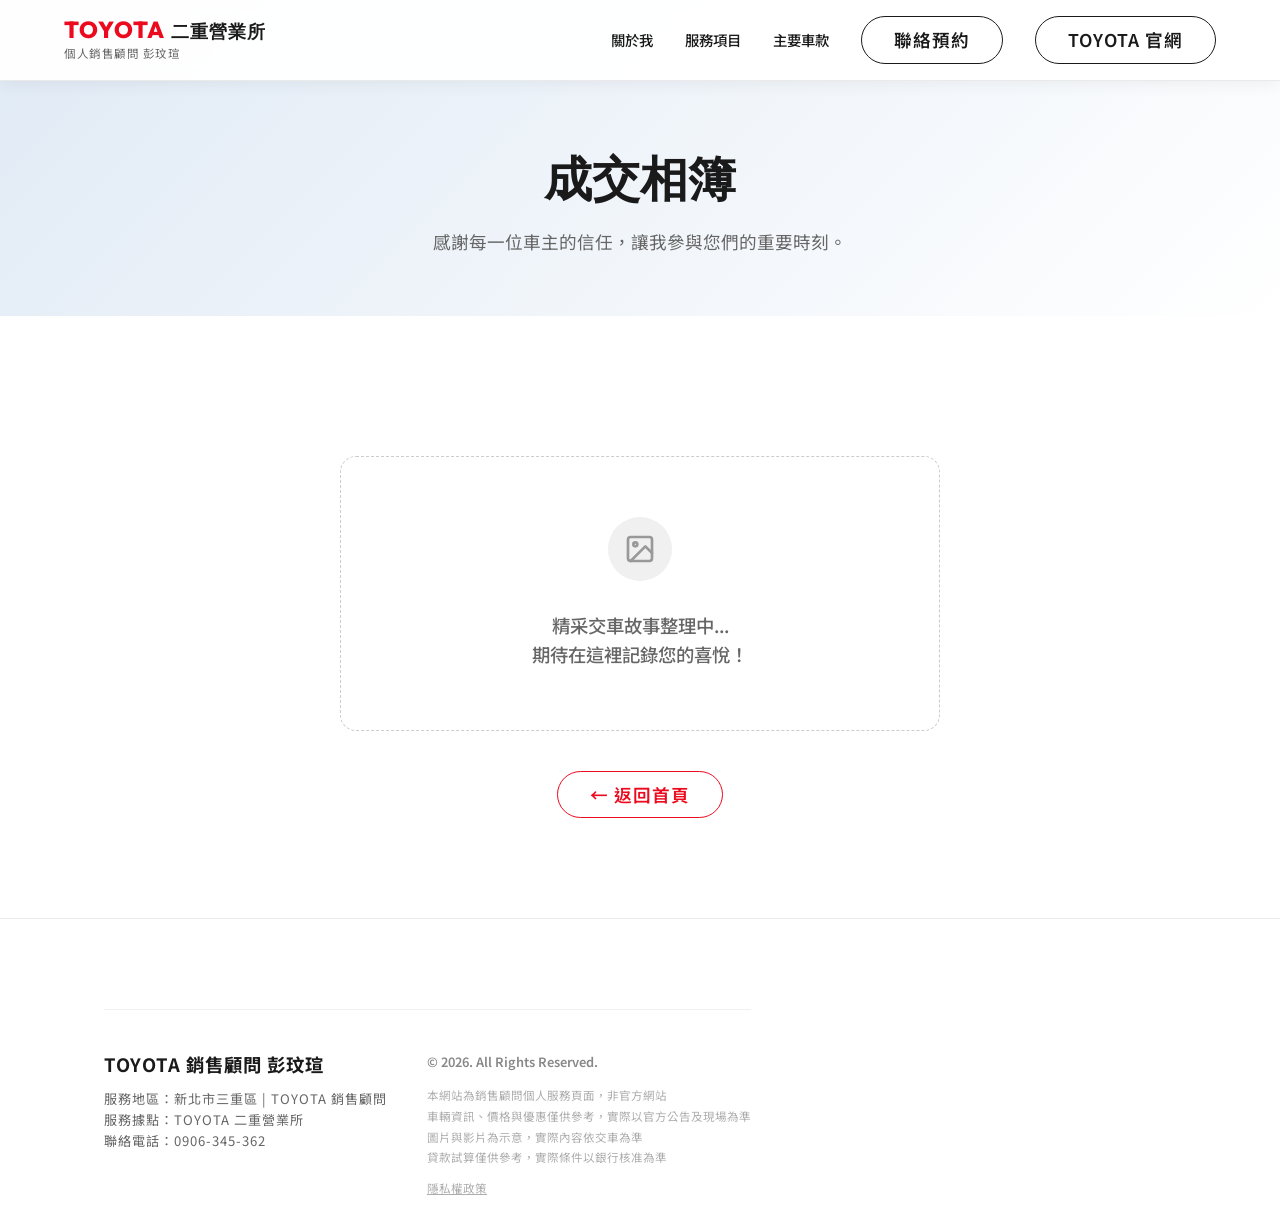
<file: album.html>
<!DOCTYPE html>
<html lang="zh-TW">
<head>
    <meta charset="UTF-8">
    <meta name="viewport" content="width=device-width, initial-scale=1.0">
    <title>成交相簿 | TOYOTA 銷售顧問 彭玟瑄 (非官方個人服務分站)</title>
    <link rel="icon" href="assets/favicon.png" type="image/png">
    <link rel="stylesheet" href="style.css?v=50">
    <link rel="preconnect" href="https://fonts.googleapis.com">
    <link rel="preconnect" href="https://fonts.gstatic.com" crossorigin>
    <link href="https://fonts.googleapis.com/css2?family=Noto+Sans+TC:wght@300;400;500;700&family=Outfit:wght@300;400;600;700&display=swap" rel="stylesheet">
    <style>
        .album-page-header {
            padding: 150px 0 60px;
            text-align: center;
            background: linear-gradient(135deg, #e0eaf5 0%, #ffffff 100%);
        }
        .album-page-title {
            font-size: 3rem;
            margin-bottom: 20px;
        }
    </style>
</head>
<body>

    <!-- Navigation -->
    <nav class="navbar navbar-solid" id="navbar">
        <div class="nav-container">
            <a href="index.html" class="logo text-logo-container">
                <div class="logo-brand-stack">
                    <span class="logo-brand-main"><span class="brand-red">TOYOTA</span> 二重營業所</span>
                    <span class="logo-brand-sub">個人銷售顧問 彭玟瑄</span>
                </div>
            </a>
            <ul class="nav-links">
                <li><a href="index.html#about">關於我</a></li>
                <li><a href="index.html#services">服務項目</a></li>
                <li><a href="index.html#models">主要車款</a></li>
                <li><a href="index.html#reservation" class="btn-outline">聯絡預約</a></li>
                <li><a href="https://www.toyota.com.tw/" target="_blank" class="btn-outline">TOYOTA 官網</a></li>
            </ul>
        </div>
    </nav>

    <!-- Header -->
    <header class="album-page-header">
        <div class="container">
            <h1 class="album-page-title">成交相簿</h1>
            <p class="section-subtitle">感謝每一位車主的信任，讓我參與您們的重要時刻。</p>
        </div>
    </header>

    <!-- Album Grid Section -->
    <section class="section pt-0">
        <div class="container">
            <div class="coming-soon-card reveal fade-up">
                <div class="coming-soon-icon">
                    <svg width="32" height="32" viewBox="0 0 24 24" fill="none" stroke="currentColor" stroke-width="2" stroke-linecap="round" stroke-linejoin="round"><rect x="3" y="3" width="18" height="18" rx="2" ry="2"></rect><circle cx="8.5" cy="8.5" r="1.5"></circle><polyline points="21 15 16 10 5 21"></polyline></svg>
                </div>
                <p class="coming-soon-text">精采交車故事整理中...<br>期待在這裡記錄您的喜悅！</p>
            </div>
            <div class="album-footer mt-4">
                <a href="index.html" class="btn-primary-outline">&larr; 返回首頁</a>
            </div>
        </div>
    </section>

    <!-- Footer -->
    <footer class="footer">
        <div class="container">
            <div class="footer-bottom">
                <div class="footer-layout">
                    <div class="footer-logo-brand">
                        <div style="font-size: 1.15rem; margin-bottom: 8px;">TOYOTA 銷售顧問 彭玟瑄</div>
                        <div style="font-size: 0.82rem; font-weight: 400; color: #666; line-height: 1.6;">
                            服務地區：新北市三重區 | TOYOTA 銷售顧問<br>
                            服務據點：TOYOTA 二重營業所<br>
                            聯絡電話：0906-345-362
                        </div>
                    </div>
                    <div class="footer-info-details">
                        <p class="footer-copyright-main">&copy; 2026. All Rights Reserved.</p>
                        <div class="footer-disclaimer-content" style="opacity: 0.8; line-height: 1.8;">
                            <p>本網站為銷售顧問個人服務頁面，非官方網站</p>
                            <p>車輛資訊、價格與優惠僅供參考，實際以官方公告及現場為準</p>
                            <p>圖片與影片為示意，實際內容依交車為準</p>
                            <p>貸款試算僅供參考，實際條件以銀行核准為準</p>
                            <p style="margin-top: 10px;"><a href="javascript:void(0)" class="openPrivacyBtnFooter">隱私權政策</a></p>
                        </div>
                    </div>
                </div>
            </div>
        </div>
    </footer>

    <script src="script.js?v=50"></script>
</body>
</html>
</file>
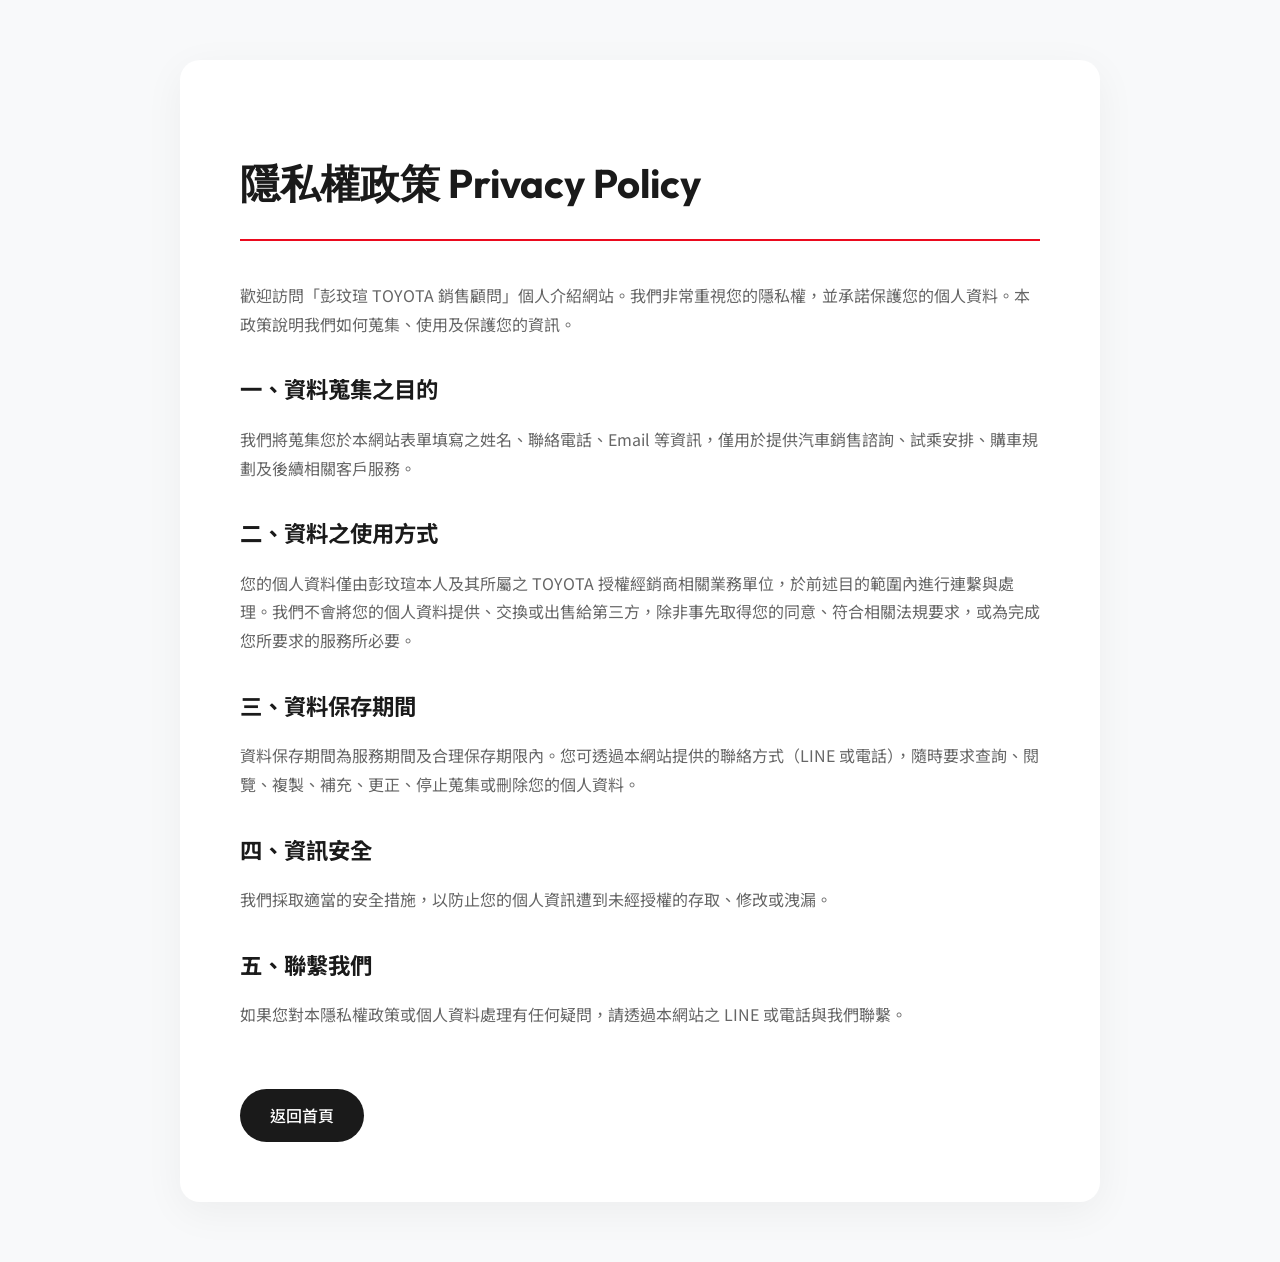
<file: privacy.html>
<!DOCTYPE html>
<html lang="zh-TW">
<head>
    <meta charset="UTF-8">
    <meta name="viewport" content="width=device-width, initial-scale=1.0">
    <title>隱私權政策 | 彭玟瑄 TOYOTA 銷售顧問</title>
    <link rel="preconnect" href="https://fonts.googleapis.com">
    <link rel="preconnect" href="https://fonts.gstatic.com" crossorigin>
    <link href="https://fonts.googleapis.com/css2?family=Noto+Sans+TC:wght@300;400;500;700&family=Outfit:wght@300;400;600;700&display=swap" rel="stylesheet">
    <style>
        :root {
            --primary: #1a1a1a;
            --secondary: #666666;
            --accent: #eb0a1e;
            --bg-main: #ffffff;
            --bg-grey: #f8f9fa;
        }
        body {
            font-family: 'Noto Sans TC', sans-serif;
            line-height: 1.8;
            color: var(--primary);
            margin: 0;
            padding: 0;
            background-color: var(--bg-grey);
        }
        .container {
            max-width: 800px;
            margin: 60px auto;
            background: #fff;
            padding: 60px;
            border-radius: 20px;
            box-shadow: 0 10px 40px rgba(0,0,0,0.05);
        }
        h1 {
            font-family: 'Outfit', sans-serif;
            font-size: 2.5rem;
            margin-bottom: 40px;
            border-bottom: 2px solid var(--accent);
            padding-bottom: 20px;
        }
        h2 {
            font-size: 1.4rem;
            margin-top: 30px;
            margin-bottom: 15px;
            color: var(--primary);
        }
        p {
            margin-bottom: 20px;
            color: var(--secondary);
        }
        .back-btn {
            display: inline-block;
            margin-top: 40px;
            padding: 12px 30px;
            background: var(--primary);
            color: #fff;
            text-decoration: none;
            border-radius: 50px;
            font-weight: 500;
            transition: 0.3s;
        }
        .back-btn:hover {
            background: var(--accent);
            transform: translateY(-2px);
        }
        @media (max-width: 768px) {
            .container {
                margin: 20px;
                padding: 30px;
            }
            h1 { font-size: 1.8rem; }
        }
    </style>
</head>
<body>
    <div class="container">
        <h1>隱私權政策 <span>Privacy Policy</span></h1>
        
        <p>歡迎訪問「彭玟瑄 TOYOTA 銷售顧問」個人介紹網站。我們非常重視您的隱私權，並承諾保護您的個人資料。本政策說明我們如何蒐集、使用及保護您的資訊。</p>

        <h2>一、資料蒐集之目的</h2>
        <p>我們將蒐集您於本網站表單填寫之姓名、聯絡電話、Email 等資訊，僅用於提供汽車銷售諮詢、試乘安排、購車規劃及後續相關客戶服務。</p>

        <h2>二、資料之使用方式</h2>
        <p>您的個人資料僅由彭玟瑄本人及其所屬之 TOYOTA 授權經銷商相關業務單位，於前述目的範圍內進行連繫與處理。我們不會將您的個人資料提供、交換或出售給第三方，除非事先取得您的同意、符合相關法規要求，或為完成您所要求的服務所必要。</p>

        <h2>三、資料保存期間</h2>
        <p>資料保存期間為服務期間及合理保存期限內。您可透過本網站提供的聯絡方式（LINE 或電話），隨時要求查詢、閱覽、複製、補充、更正、停止蒐集或刪除您的個人資料。</p>

        <h2>四、資訊安全</h2>
        <p>我們採取適當的安全措施，以防止您的個人資訊遭到未經授權的存取、修改或洩漏。</p>

        <h2>五、聯繫我們</h2>
        <p>如果您對本隱私權政策或個人資料處理有任何疑問，請透過本網站之 LINE 或電話與我們聯繫。</p>

        <a href="index.html" class="back-btn">返回首頁</a>
    </div>
</body>
</html>
</file>
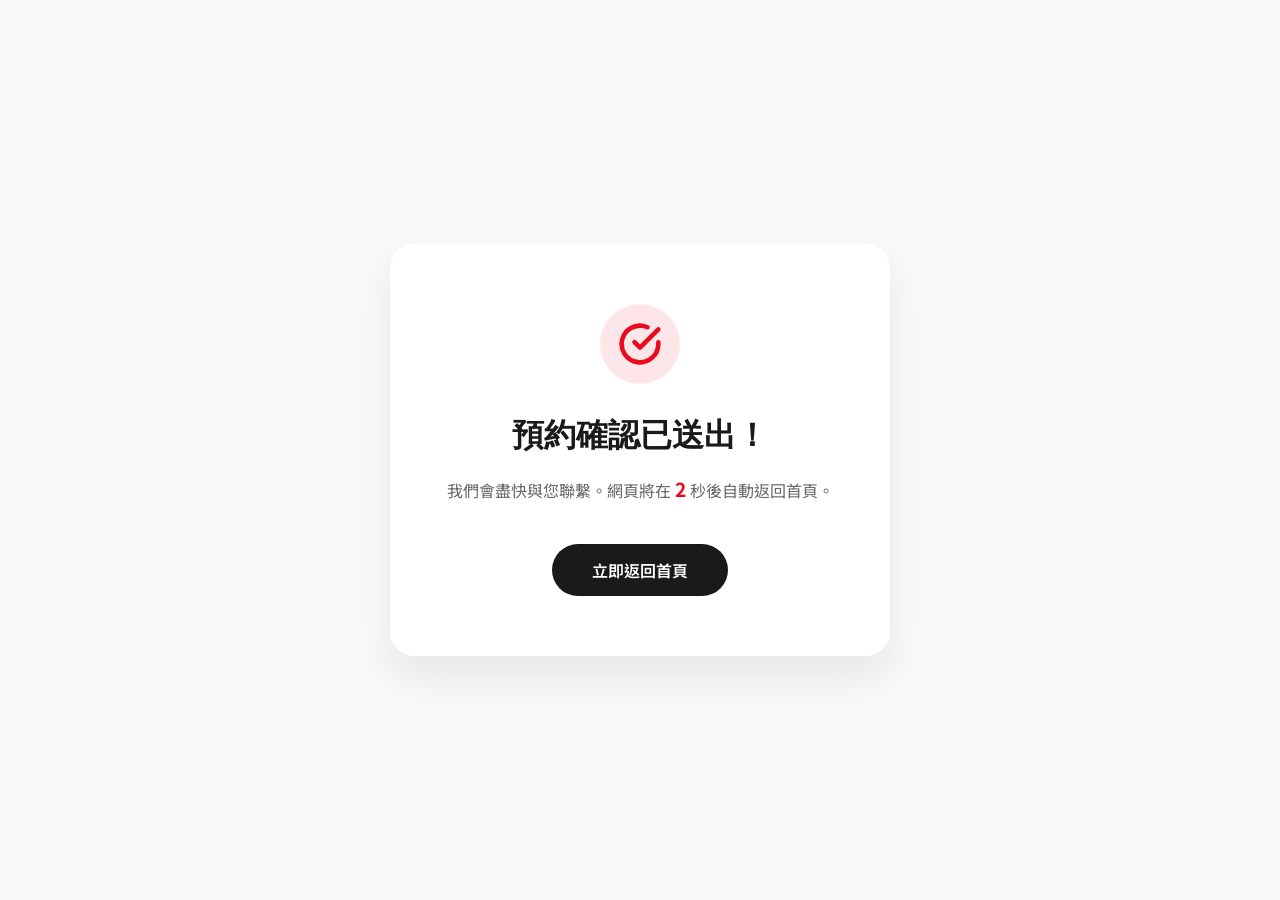
<file: success.html>
<!DOCTYPE html>
<html lang="zh-TW">
<head>
    <meta charset="UTF-8">
    <meta name="viewport" content="width=device-width, initial-scale=1.0">
    <title>預約成功 | 彭玟瑄 TOYOTA 銷售顧問</title>
    <link href="https://fonts.googleapis.com/css2?family=Noto+Sans+TC:wght@400;700&family=Outfit:wght@600&display=swap" rel="stylesheet">
    <style>
        :root {
            --primary: #1a1a1a;
            --accent: #eb0a1e;
            --bg: #f8f9fa;
        }
        * { margin: 0; padding: 0; box-sizing: border-box; }
        body {
            font-family: 'Noto Sans TC', sans-serif;
            background-color: var(--bg);
            color: var(--primary);
            height: 100vh;
            display: flex;
            align-items: center;
            justify-content: center;
            text-align: center;
            padding: 20px;
        }
        .success-card {
            background: #fff;
            padding: 60px 40px;
            border-radius: 24px;
            box-shadow: 0 20px 40px rgba(0,0,0,0.08);
            max-width: 500px;
            width: 100%;
        }
        .icon-box {
            width: 80px;
            height: 80px;
            background: rgba(235, 10, 30, 0.1);
            color: var(--accent);
            border-radius: 50%;
            display: flex;
            align-items: center;
            justify-content: center;
            margin: 0 auto 30px;
        }
        .icon-box svg { width: 44px; height: 44px; }
        h1 {
            font-family: 'Outfit', sans-serif;
            font-size: 2rem;
            margin-bottom: 16px;
        }
        p {
            color: #666;
            margin-bottom: 30px;
            line-height: 1.6;
        }
        .countdown {
            font-weight: 700;
            color: var(--accent);
            font-size: 1.2rem;
        }
        .btn-home {
            display: inline-block;
            background: var(--primary);
            color: #fff;
            padding: 14px 40px;
            border-radius: 50px;
            text-decoration: none;
            font-weight: 600;
            transition: 0.3s;
            margin-top: 10px;
        }
        .btn-home:hover {
            transform: translateY(-2px);
            background: #333;
        }
    </style>
</head>
<body>
    <div class="success-card">
        <div class="icon-box">
            <svg viewBox="0 0 24 24" fill="none" stroke="currentColor" stroke-width="2.5" stroke-linecap="round" stroke-linejoin="round"><path d="M22 11.08V12a10 10 0 1 1-5.93-9.14"></path><polyline points="22 4 12 14.01 9 11.01"></polyline></svg>
        </div>
        <h1>預約確認已送出！</h1>
        <p>我們會盡快與您聯繫。網頁將在 <span class="countdown" id="timer">5</span> 秒後自動返回首頁。</p>
        <a href="index.html" class="btn-home">立即返回首頁</a>
    </div>

    <script>
        let count = 5;
        const timerElement = document.getElementById('timer');
        const countdown = setInterval(() => {
            count--;
            timerElement.textContent = count;
            if (count <= 0) {
                clearInterval(countdown);
                window.location.href = 'index.html';
            }
        }, 1000);
    </script>
</body>
</html>
</file>
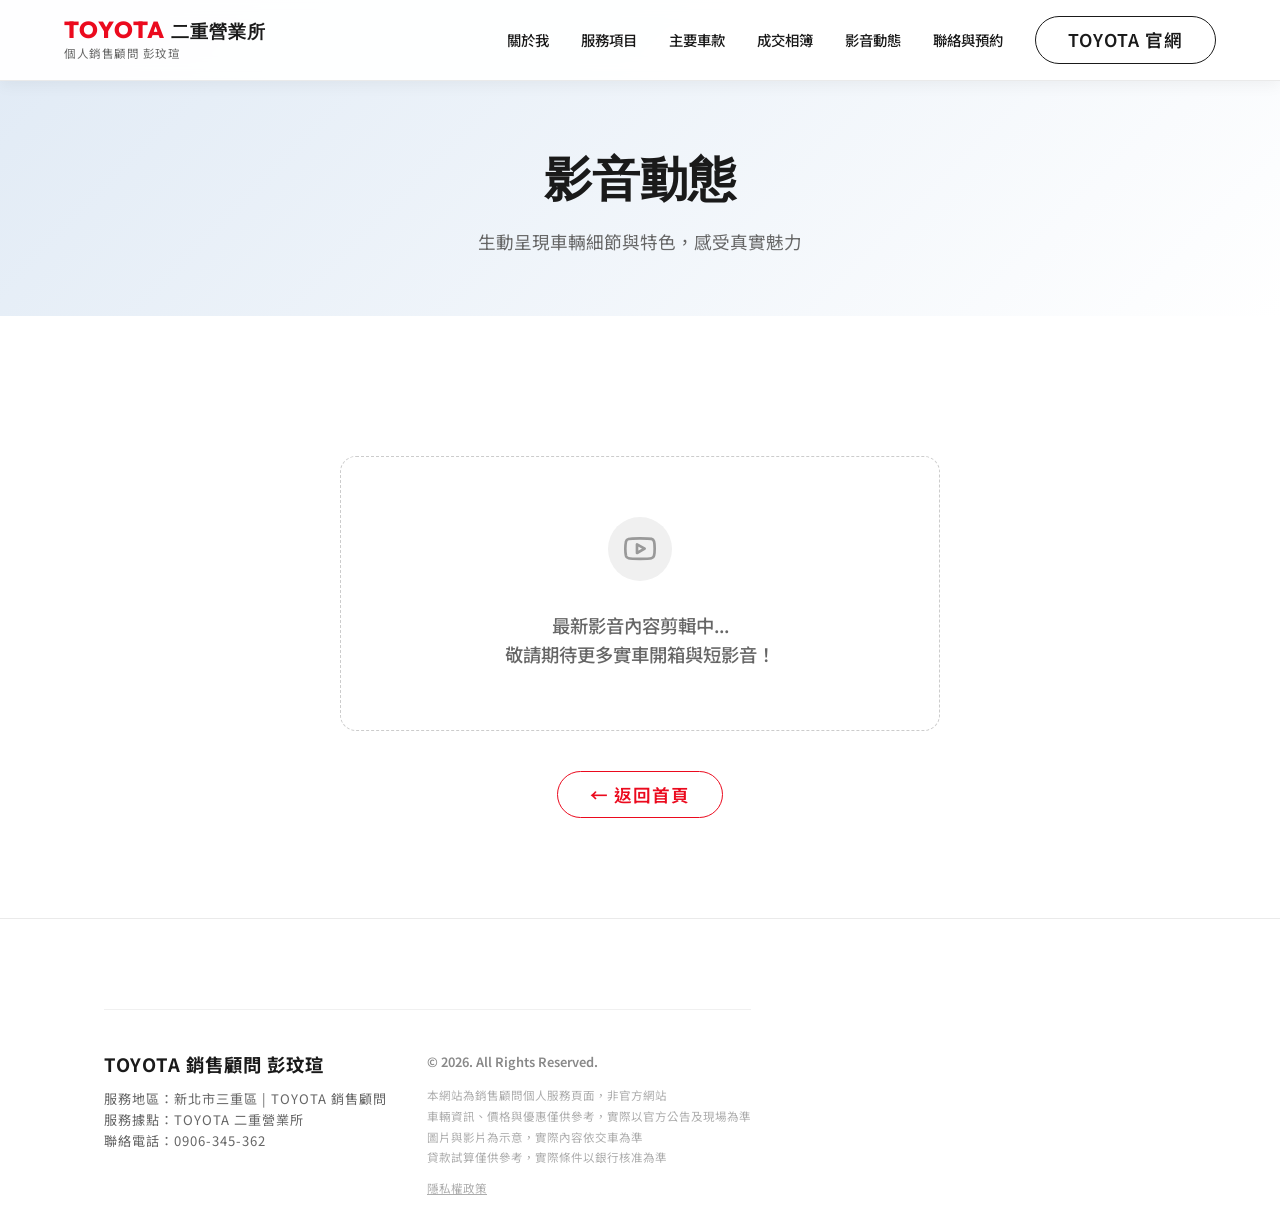
<file: videos.html>
<!DOCTYPE html>
<html lang="zh-TW">
<head>
    <meta charset="UTF-8">
    <meta name="viewport" content="width=device-width, initial-scale=1.0">
    <title>影音動態 | TOYOTA 銷售顧問 彭玟瑄 (非官方個人服務分站)</title>
    <link rel="icon" href="assets/favicon.png" type="image/png">
    <link rel="stylesheet" href="style.css?v=49">
    <link rel="preconnect" href="https://fonts.googleapis.com">
    <link rel="preconnect" href="https://fonts.gstatic.com" crossorigin>
    <link href="https://fonts.googleapis.com/css2?family=Noto+Sans+TC:wght@300;400;500;700&family=Outfit:wght@300;400;600;700&display=swap" rel="stylesheet">
    <style>
        .album-page-header {
            padding: 150px 0 60px;
            text-align: center;
            background: linear-gradient(135deg, #e0eaf5 0%, #ffffff 100%);
        }
        .album-page-title {
            font-size: 3rem;
            margin-bottom: 20px;
        }
    </style>
</head>
<body>

    <!-- Navigation -->
    <nav class="navbar navbar-solid" id="navbar">
        <div class="nav-container">
            <a href="index.html" class="logo text-logo-container">
                <div class="logo-brand-stack">
                    <span class="logo-brand-main"><span class="brand-red">TOYOTA</span> 二重營業所</span>
                    <span class="logo-brand-sub">個人銷售顧問 彭玟瑄</span>
                </div>
            </a>
            <ul class="nav-links">
                <li><a href="index.html#about">關於我</a></li>
                <li><a href="index.html#services">服務項目</a></li>
                <li><a href="index.html#models">主要車款</a></li>
                <li><a href="index.html#album">成交相簿</a></li>
                <li><a href="index.html#videos">影音動態</a></li>
                <li><a href="index.html#reservation">聯絡與預約</a></li>
                <li><a href="https://www.toyota.com.tw/" target="_blank" class="btn-outline">TOYOTA 官網</a></li>
            </ul>
        </div>
    </nav>

    <!-- Header -->
    <header class="album-page-header">
        <div class="container">
            <h1 class="album-page-title">影音動態</h1>
            <p class="section-subtitle">生動呈現車輛細節與特色，感受真實魅力</p>
        </div>
    </header>

    <!-- Videos Grid Section -->
    <section class="section pt-0">
        <div class="container">
            <div class="coming-soon-card reveal fade-up">
                <div class="coming-soon-icon">
                    <svg width="32" height="32" viewBox="0 0 24 24" fill="none" stroke="currentColor" stroke-width="2" stroke-linecap="round" stroke-linejoin="round"><path d="M22.54 6.42a2.78 2.78 0 0 0-1.94-2C18.88 4 12 4 12 4s-6.88 0-8.6.46a2.78 2.78 0 0 0-1.94 2A29 29 0 0 0 1 11.75a29 29 0 0 0 .46 5.33A2.78 2.78 0 0 0 3.4 19c1.72.46 8.6.46 8.6.46s6.88 0 8.6-.46a2.78 2.78 0 0 0 1.94-2c.46-1.7.46-5.33.46-5.33s0-3.65-.46-5.33z"></path><polygon points="9.75 15.02 15.5 11.75 9.75 8.48 9.75 15.02"></polygon></svg>
                </div>
                <p class="coming-soon-text">最新影音內容剪輯中...<br>敬請期待更多實車開箱與短影音！</p>
            </div>
            <div class="album-footer mt-4">
                <a href="index.html" class="btn-primary-outline">&larr; 返回首頁</a>
            </div>
        </div>
    </section>

    <!-- Footer -->
    <footer class="footer">
        <div class="container">
            <div class="footer-bottom">
                <div class="footer-layout">
                    <div class="footer-logo-brand">
                        <div style="font-size: 1.15rem; margin-bottom: 8px;">TOYOTA 銷售顧問 彭玟瑄</div>
                        <div style="font-size: 0.82rem; font-weight: 400; color: #666; line-height: 1.6;">
                            服務地區：新北市三重區 | TOYOTA 銷售顧問<br>
                            服務據點：TOYOTA 二重營業所<br>
                            聯絡電話：0906-345-362
                        </div>
                    </div>
                    <div class="footer-info-details">
                        <p class="footer-copyright-main">&copy; 2026. All Rights Reserved.</p>
                        <div class="footer-disclaimer-content" style="opacity: 0.8; line-height: 1.8;">
                            <p>本網站為銷售顧問個人服務頁面，非官方網站</p>
                            <p>車輛資訊、價格與優惠僅供參考，實際以官方公告及現場為準</p>
                            <p>圖片與影片為示意，實際內容依交車為準</p>
                            <p>貸款試算僅供參考，實際條件以銀行核准為準</p>
                            <p style="margin-top: 10px;"><a href="javascript:void(0)" class="openPrivacyBtnFooter">隱私權政策</a></p>
                        </div>
                    </div>
                </div>
            </div>
        </div>
    </footer>

    <script src="script.js?v=49"></script>
</body>
</html>
</file>
<file: style.css>
/* === CSS Variables: Toyota Clean Theme === */
:root {
    --primary: #1a1a1a;
    --secondary: #666666;
    --accent: #eb0a1e;
    /* Toyota Red */
    --accent-hover: #c90014;
    --bg-main: #ffffff;
    --bg-grey: #f8f9fa;
    --bg-card: #ffffff;
    --border-color: #eaeaea;
    --card-shadow: 0 4px 15px rgba(0, 0, 0, 0.05);

    --font-heading: 'Outfit', sans-serif;
    --font-body: 'Noto Sans TC', sans-serif;

    --transition-fast: 0.3s ease;
    --transition-slow: 0.6s cubic-bezier(0.16, 1, 0.3, 1);
    --v: 50;
}

/* === Reset & Base === */
* {
    margin: 0;
    padding: 0;
    box-sizing: border-box;
}

html {
    scroll-behavior: smooth;
    background-color: var(--bg-main);
    color: var(--primary);
    font-family: var(--font-body);
    line-height: 1.6;
}

body {
    overflow-x: hidden;
}

h1,
h2,
h3,
h4,
h5,
h6 {
    font-family: var(--font-heading);
    font-weight: 600;
    line-height: 1.2;
    color: var(--primary);
}

a {
    color: inherit;
    text-decoration: none;
    transition: var(--transition-fast);
}

img {
    max-width: 100%;
    height: auto;
    display: block;
}

/* === Layout & Utilities === */
.container {
    width: 100%;
    max-width: 1200px;
    margin: 0 auto;
    padding: 0 5%;
}

.section {
    padding: 100px 0;
}

.bg-grey {
    background-color: var(--bg-grey);
}

.section-header {
    text-align: center;
    margin-bottom: 60px;
}

.section-title {
    font-size: 2.5rem;
    margin-bottom: 10px;
    display: flex;
    flex-direction: column;
    align-items: center;
}

.section-title span {
    font-size: 1rem;
    color: var(--accent);
    text-transform: uppercase;
    letter-spacing: 3px;
    margin-top: 5px;
}

.section-subtitle {
    color: var(--secondary);
    font-size: 1.1rem;
}

.mt-4 {
    margin-top: 1rem;
}

.full-width {
    width: 100%;
    text-align: center;
    display: block;
}

.hidden {
    display: none !important;
}

/* === Coming Soon Placeholder === */
.coming-soon-card {
    width: 100%;
    max-width: 600px;
    margin: 40px auto;
    padding: 60px 40px;
    background: #ffffff;
    border: 1px dashed #cccccc;
    border-radius: 16px;
    text-align: center;
    color: var(--secondary);
    display: flex;
    flex-direction: column;
    align-items: center;
    gap: 20px;
}

.coming-soon-icon {
    width: 64px;
    height: 64px;
    background: #f0f0f0;
    border-radius: 50%;
    display: flex;
    align-items: center;
    justify-content: center;
    color: #999;
    margin-bottom: 10px;
}

.coming-soon-text {
    font-size: 1.15rem;
    font-weight: 500;
    line-height: 1.6;
    color: #666;
}

/* === Buttons === */
[class^="btn-"] {
    display: inline-block;
    padding: 14px 32px;
    border-radius: 50px;
    /* More modern pill shape */
    font-family: inherit;
    font-size: 1.1rem;
    font-weight: 600;
    letter-spacing: 1px;
    cursor: pointer;
    transition: var(--transition-fast);
    border: none;
    text-decoration: none;
    line-height: 1;
}

.btn-primary {
    background-color: var(--accent);
    color: #ffffff;
    border: 1px solid var(--accent);
}

.btn-primary:hover {
    background-color: var(--accent-hover);
    border-color: var(--accent-hover);
}

.btn-primary-outline {
    background-color: transparent;
    color: var(--accent);
    border: 1px solid var(--accent);
}

.btn-primary-outline:hover {
    background-color: var(--accent);
    color: #ffffff;
}

.btn-secondary {
    background-color: var(--primary);
    color: #ffffff;
    border: 1px solid var(--primary);
}

.btn-secondary:hover {
    background-color: transparent;
    color: var(--primary);
}

.btn-outline {
    background: transparent;
    color: var(--primary);
    border: 1px solid var(--primary);
}

.btn-outline:hover {
    background: var(--primary);
    color: #ffffff;
}

.btn-text {
    color: var(--accent);
    font-weight: 500;
    display: inline-flex;
    align-items: center;
    gap: 8px;
    position: relative;
    padding-bottom: 4px;
}

/* === Navbar === */
.navbar {
    position: fixed;
    top: 0;
    left: 0;
    width: 100%;
    padding: 24px 0;
    z-index: 1000;
    transition: var(--transition-fast);
}

.navbar.scrolled {
    background-color: rgba(255, 255, 255, 0.95);
    backdrop-filter: blur(10px);
    border-bottom: 1px solid var(--border-color);
    padding: 16px 0;
    box-shadow: var(--card-shadow);
}

.nav-container {
    max-width: 1400px;
    margin: 0 auto;
    padding: 0 5%;
    display: flex;
    justify-content: space-between;
    align-items: center;
}

.logo.text-logo-container {
    text-decoration: none;
    display: flex;
    align-items: center;
}

.logo-brand-stack {
    display: flex;
    flex-direction: column;
}

.logo-brand-main {
    font-family: 'Outfit', sans-serif;
    font-size: 1.1rem;
    font-weight: 700;
    color: #ffffff;
    /* White at top */
    letter-spacing: 1px;
    line-height: 1.1;
    text-transform: uppercase;
    display: flex;
    align-items: baseline;
    gap: 6px;
    text-shadow: 0 1px 4px rgba(0, 0, 0, 0.2);
    transition: var(--transition-fast);
}

.navbar.scrolled .logo-brand-main {
    color: var(--primary);
    text-shadow: none;
}

.brand-red {
    color: var(--accent);
    font-size: 1.45rem;
    font-weight: 800;
}

.logo-brand-sub {
    font-size: 0.72rem;
    color: rgba(255, 255, 255, 0.8);
    /* Light at top */
    font-weight: 400;
    letter-spacing: 0.5px;
    margin-top: 2px;
    transition: var(--transition-fast);
}

.navbar.scrolled .logo-brand-sub {
    color: var(--secondary);
}

@media (max-width: 480px) {
    .logo-brand-main {
        font-size: 1.05rem;
    }

    .logo-brand-sub {
        font-size: 0.68rem;
    }
}

.nav-links {
    list-style: none;
    display: flex;
    align-items: center;
    gap: 32px;
}

.nav-links a:not(.btn-outline) {
    font-size: 0.9rem;
    color: var(--primary);
    font-weight: 500;
    position: relative;
}

.nav-links a:not(.btn-outline):hover {
    color: var(--accent);
}

/* === Hero Section === */
.hero {
    height: 100vh;
    display: flex;
    align-items: center;
    position: relative;
    overflow: hidden;
}

.hero-bg {
    position: absolute;
    top: 0;
    left: 0;
    width: 100%;
    height: 100%;
    background-image: url('assets/hero.png');
    background-size: cover;
    background-position: center;
    z-index: -2;
}

.hero-bg::after {
    content: '';
    position: absolute;
    inset: 0;
    background: linear-gradient(to right, rgba(0, 0, 0, 0.7) 0%, rgba(0, 0, 0, 0.2) 60%, transparent 100%);
    z-index: -1;
}

.hero-content {
    padding: 0 12%;
    max-width: 1200px;
    width: 100%;
    z-index: 10;
    text-align: left;
    display: flex;
    flex-direction: column;
    align-items: flex-start;
}

.hero-subtitle {
    font-size: 1rem;
    letter-spacing: 4px;
    color: #ffffff;
    margin-bottom: 20px;
    text-transform: uppercase;
    font-weight: 700;
    text-shadow: 0 2px 10px rgba(0, 0, 0, 0.5);
    text-align: center;
}

.hero-subtitle {
    font-size: 1rem;
    letter-spacing: 4px;
    color: #ffffff;
    margin-bottom: 20px;
    text-transform: uppercase;
    font-weight: 700;
    text-shadow: 0 2px 10px rgba(0, 0, 0, 0.5);
    text-align: center;
}

.hero-title {
    font-size: clamp(2.5rem, 8vw, 4rem);
    margin-bottom: 24px;
    color: #ffffff;
    text-shadow: 0 2px 10px rgba(0, 0, 0, 0.4);
    line-height: 1.2;
    font-weight: 700;
    text-align: left;
}

.hero-motto {
    font-size: 1.1rem;
    color: #dddddd;
    margin-bottom: 40px;
    font-weight: 400;
    text-shadow: 0 2px 10px rgba(0, 0, 0, 0.5);
    text-align: left;
    line-height: 1.8;
}

.hero-cta {
    display: flex;
    align-items: center;
    justify-content: flex-start;
    gap: 16px;
    flex-wrap: nowrap;
    width: 100%;
}

.scroll-indicator {
    position: absolute;
    bottom: 40px;
    left: 50%;
    transform: translateX(-50%);
    display: flex;
    flex-direction: column;
    align-items: center;
    gap: 10px;
}

.scroll-indicator span {
    font-size: 0.8rem;
    color: var(--secondary);
    text-transform: uppercase;
    letter-spacing: 2px;
}

.scroll-indicator .line {
    width: 2px;
    height: 60px;
    background: linear-gradient(to bottom, var(--accent), transparent);
    animation: scrollLine 2s infinite cubic-bezier(0.16, 1, 0.3, 1);
}

@keyframes scrollLine {
    0% {
        transform: scaleY(0);
        transform-origin: top;
    }

    50% {
        transform: scaleY(1);
        transform-origin: top;
    }

    50.1% {
        transform: scaleY(1);
        transform-origin: bottom;
    }

    100% {
        transform: scaleY(0);
        transform-origin: bottom;
    }
}

/* === About Section === */
.about-grid {
    display: grid;
    grid-template-columns: 1fr 1.2fr;
    gap: 60px;
    max-width: 1000px;
    margin: 0 auto;
    align-items: center;
}

.about-image {
    position: relative;
    border-radius: 12px;
    overflow: hidden;
    box-shadow: var(--card-shadow);
}

.about-image img {
    width: 100%;
    height: auto;
    object-fit: cover;
    border-radius: 12px;
    display: block;
}

.about-text .section-title {
    align-items: flex-start;
}

.about-desc {
    font-size: 1.15rem;
    color: var(--secondary);
    margin-bottom: 20px;
}

.highlighted-text {
    color: var(--primary);
    border-left: 3px solid var(--accent);
    padding-left: 20px;
    font-weight: 500;
    margin: 30px 0;
}



/* === Services Section === */
.services-grid {
    display: grid;
    grid-template-columns: repeat(auto-fit, minmax(240px, 1fr));
    gap: 30px;
}

.service-card {
    background: var(--bg-card);
    border: 1px solid var(--border-color);
    padding: 40px 30px;
    border-radius: 12px;
    box-shadow: var(--card-shadow);
    transition: var(--transition-slow);
    text-align: center;
    display: flex;
    flex-direction: column;
    align-items: center;
}

.service-card:hover {
    transform: translateY(-5px);
    border-color: var(--accent);
    box-shadow: 0 10px 25px rgba(0, 0, 0, 0.1);
}

.service-icon {
    width: 70px;
    height: 70px;
    border: 2px solid #333;
    border-radius: 50%;
    display: flex;
    align-items: center;
    justify-content: center;
    margin-bottom: 20px;
}

.service-icon svg {
    width: 32px;
    height: 32px;
    color: #333;
}

.service-title {
    font-size: 1.3rem;
    margin-bottom: 12px;
    font-weight: 700;
}

.service-desc {
    color: var(--secondary);
    font-size: 0.95rem;
}

/* === Service Workflow (Creative Version) === */
.workflow-creative {
    display: flex;
    justify-content: space-between;
    gap: 30px;
    position: relative;
    margin-top: 80px;
    padding: 40px 0;
}

.workflow-wavy-line {
    position: absolute;
    top: 20px;
    left: 0;
    width: 100%;
    height: 120px;
    z-index: 1;
    pointer-events: none;
}

.creative-step {
    flex: 1;
    position: relative;
    z-index: 2;
    text-align: center;
    transition: all 0.3s ease;
}

.step-bg-num {
    position: absolute;
    top: -50px;
    left: 50%;
    transform: translateX(-50%);
    font-family: 'Outfit', sans-serif;
    font-size: 7rem;
    /* Slightly smaller for a tighter feel */
    font-weight: 700;
    line-height: 1;
    color: rgba(0, 0, 0, 0.05);
    /* Clean, low-opacity solid color */
    -webkit-text-stroke: 0;
    z-index: -1;
    transition: 0.4s ease;
    pointer-events: none;
    letter-spacing: -2px;
}

.creative-step:hover .step-bg-num {
    color: rgba(227, 25, 55, 0.06);
    transform: translateX(-50%) translateY(-5px) scale(1.05);
}

.creative-icon {
    width: 64px;
    height: 64px;
    margin: 0 auto 20px;
    color: var(--secondary);
    display: flex;
    align-items: center;
    justify-content: center;
    transition: 0.3s;
}

.creative-step:hover .creative-icon {
    color: var(--primary);
    transform: scale(1.1);
}

.creative-icon svg {
    width: 32px;
    height: 32px;
}

.creative-title {
    font-size: 1.25rem;
    font-weight: 700;
    margin-bottom: 12px;
    color: var(--secondary);
}

.creative-desc {
    font-size: 0.9rem;
    line-height: 1.7;
    color: #666;
    padding: 0 10px;
}

/* Creative Responsive */
@media (max-width: 991px) {
    .workflow-creative {
        flex-wrap: wrap;
        gap: 40px;
    }

    .creative-step {
        flex: 0 0 calc(50% - 20px);
    }

    .workflow-wavy-line {
        display: none;
    }

    .step-bg-num {
        font-size: 6rem;
        top: -30px;
    }
}

@media (max-width: 576px) {
    .creative-step {
        flex: 0 0 100%;
    }
}

/* === Models Slider Layout === */
.models-slider-container {
    padding: 0 50px;
    position: relative;
    width: 100%;
}

.slider-btn {
    position: absolute;
    top: 40%;
    transform: translateY(-50%);
    width: 40px;
    height: 40px;
    background: #fff;
    border: 1px solid #ddd;
    border-radius: 50%;
    cursor: pointer;
    display: flex;
    align-items: center;
    justify-content: center;
    box-shadow: 0 4px 10px rgba(0, 0, 0, 0.1);
    z-index: 10;
    transition: 0.3s;
}

@media (hover: hover) {
    .slider-btn:hover {
        background: var(--accent);
        border-color: var(--accent);
    }

    .slider-btn:hover svg {
        stroke: #fff;
    }
}

.slider-btn:active {
    background: var(--accent);
    border-color: var(--accent);
}

.slider-btn:active svg {
    stroke: #fff;
}

.model-prev,
.album-prev,
.short-prev {
    left: 0;
}

.model-next,
.album-next,
.short-next {
    right: 0;
}

.models-slider-wrapper {
    overflow: hidden;
    width: 100%;
}

.models-horizontal {
    display: flex;
    align-items: stretch;
    transition: transform 0.4s ease-in-out;
    touch-action: pan-y;
}

.model-h-card {
    min-width: 33.333%;
    flex: 0 0 33.333%;
    padding: 0 15px;
    display: flex;
    flex-direction: column;
    align-items: center;
    text-align: center;
    padding-bottom: 20px;
    transition: opacity 0.25s ease, filter 0.25s ease, transform 0.25s ease;
}

.model-h-img {
    width: 100%;
    height: 180px;
    margin-bottom: 20px;
    display: flex;
    align-items: center;
    justify-content: center;
}

.h-placeholder {
    width: 100%;
    height: 100%;
    background: #e9e9e9;
    border-radius: 8px;
    display: flex;
    align-items: center;
    justify-content: center;
    color: #999;
    font-size: 0.9rem;
}

.model-h-name {
    font-size: clamp(1.1rem, 1.5vw, 1.35rem);
    margin-bottom: 8px;
    font-weight: 700;
    transition: color 0.3s ease;
    white-space: nowrap;
    width: 100%;
    overflow: visible;
    text-align: center;
}

@media (hover: hover) {
    .models-horizontal:has(.model-h-card:hover) .model-h-card:not(:hover) {
        opacity: 0.35;
        filter: grayscale(80%);
    }

    .model-h-card:hover .model-h-name {
        color: var(--primary);
    }

    .model-h-card:hover {
        transform: translateY(-8px);
    }
}

.model-h-price {
    font-size: 1rem;
    color: var(--secondary);
    margin-bottom: 12px;
}

.model-tag {
    font-size: 0.75rem;
    padding: 4px 12px;
    border-radius: 20px;
    font-weight: 600;
    letter-spacing: 1px;
}

.model-tag.hybrid {
    background-color: #88C6D6;
    /* Toyota Hybrid Blue */
    color: #fff;
}

.model-tag.gas {
    background-color: #eee;
    color: #333;
}

.models-footer {
    text-align: center;
    margin-top: 40px;
    color: var(--secondary);
}

.text-link {
    color: var(--accent);
    border-bottom: 1px solid var(--accent);
    padding-bottom: 2px;
    margin-left: 4px;
}

.text-link:hover {
    color: var(--accent-hover);
    border-color: var(--accent-hover);
}

/* === Transaction Album Section === */
/* === Happy Customers (Album) Section === */
.album-slider-container {
    padding: 0 50px;
    position: relative;
    width: 100%;
    max-width: 900px;
    margin: 0 auto;
}

.album-carousel {
    display: flex;
    overflow-x: auto;
    gap: 20px;
    padding: 10px 0 20px;
    scrollbar-width: thin;
}

.album-carousel {
    scrollbar-width: thin;
    scrollbar-color: var(--secondary) var(--bg-grey);
    user-select: none;
    -webkit-user-select: none;
}

.album-carousel img {
    -webkit-user-drag: none;
}

.album-slide {
    flex: 0 0 100%;
    height: 400px;
    border-radius: 12px;
    overflow: hidden;
    box-shadow: var(--card-shadow);
}

.a-placeholder {
    width: 100%;
    height: 100%;
    background: linear-gradient(135deg, #ddd, #eee);
    display: flex;
    align-items: center;
    justify-content: center;
    color: #888;
    font-size: 1.5rem;
}

.album-grid {
    display: grid;
    grid-template-columns: repeat(auto-fill, minmax(280px, 1fr));
    gap: 20px;
}

.album-item {
    height: 250px;
    border-radius: 8px;
    overflow: hidden;
}

.album-footer {
    text-align: center;
    margin-top: 30px;
}




/* === Video Shorts Section === */
.shorts-slider-container {
    padding: 0 50px;
    position: relative;
    width: 100%;
}

.shorts-container {
    display: flex;
    gap: 24px;
    overflow-x: auto;
    padding: 20px 20px 40px;
    scrollbar-width: none;
    /* Firefox */
    -ms-overflow-style: none;
    /* IE/Edge */
    margin: 0 -20px;
    /* Bleed out sides on smaller screens */
    transition: all 0.5s ease;
}

.shorts-container.expanded {
    flex-wrap: wrap;
    justify-content: center;
    overflow-x: visible;
}

.shorts-container::-webkit-scrollbar {
    display: none;
    /* Safari/Chrome */
}

.short-card {
    flex: 0 0 300px;
    height: 533px;
    /* 9:16 aspect ratio */
    border-radius: 16px;
    overflow: hidden;
    box-shadow: 0 10px 30px rgba(0, 0, 0, 0.15);
    background: #000;
    transition: transform 0.3s ease;
    position: relative;
    cursor: pointer;
}

.short-card:hover {
    transform: translateY(-5px);
}

.short-thumbnail {
    width: 100%;
    height: 100%;
    position: relative;
}

.short-thumbnail img {
    width: 100%;
    height: 100%;
    object-fit: cover;
    pointer-events: none;
    -webkit-user-drag: none;
}

.play-btn {
    position: absolute;
    top: 50%;
    left: 50%;
    transform: translate(-50%, -50%);
    width: 60px;
    height: 60px;
    background: rgba(0, 0, 0, 0.6);
    border-radius: 50%;
    display: flex;
    align-items: center;
    justify-content: center;
    pointer-events: none;
    transition: 0.3s ease;
}

.short-card:hover .play-btn {
    background: var(--accent);
    transform: translate(-50%, -50%) scale(1.1);
}

.play-btn svg {
    width: 30px;
    height: 30px;
    fill: #fff;
    margin-left: 4px;
    /* visually center play triangle */
}

.short-card iframe {
    width: 100%;
    height: 100%;
    border: none;
    pointer-events: auto;
    /* allow clicking iframe when loaded */
}

/* === Reservation Section === */
.reservation-split-layout {
    display: grid;
    grid-template-columns: 1fr 1.2fr;
    background: var(--bg-card);
    border-radius: 24px;
    box-shadow: 0 20px 40px rgba(0, 0, 0, 0.08);
    overflow: hidden;
}

.reservation-info {
    padding: 60px 50px;
    background: linear-gradient(135deg, var(--primary) 0%, #2a2a2a 100%);
    color: #ffffff;
    display: flex;
    flex-direction: column;
    justify-content: center;
    position: relative;
    overflow: hidden;
}

.reservation-info::after {
    content: '';
    position: absolute;
    right: -50px;
    bottom: -50px;
    width: 250px;
    height: 250px;
    background: radial-gradient(circle, rgba(235, 10, 30, 0.15) 0%, transparent 70%);
    border-radius: 50%;
    pointer-events: none;
}

.info-badge {
    display: inline-block;
    padding: 6px 16px;
    background: rgba(255, 255, 255, 0.1);
    border: 1px solid rgba(255, 255, 255, 0.2);
    border-radius: 30px;
    font-size: 0.75rem;
    letter-spacing: 2px;
    color: #fff;
    margin-bottom: 24px;
    align-self: flex-start;
}

.info-title {
    font-size: 2.2rem;
    margin-bottom: 20px;
    color: #ffffff;
    line-height: 1.3;
}

.info-desc {
    font-size: 1.05rem;
    color: rgba(255, 255, 255, 0.8);
    line-height: 1.8;
    margin-bottom: 40px;
    word-break: keep-all;
}

.info-features {
    list-style: none;
    display: flex;
    flex-direction: column;
    gap: 20px;
}

.info-features li {
    display: flex;
    align-items: center;
    gap: 16px;
    font-size: 1.05rem;
    color: rgba(255, 255, 255, 0.9);
}

.info-features svg {
    width: 24px;
    height: 24px;
    color: var(--accent);
    flex-shrink: 0;
}

.reservation-form-container {
    padding: 60px 50px;
    background: var(--bg-main);
}

.modern-form {
    width: 100%;
}

.form-grid {
    display: grid;
    grid-template-columns: 1fr 1fr;
    gap: 24px;
}

.input-box {
    display: flex;
    flex-direction: column;
    gap: 8px;
}

.input-box.full-width {
    grid-column: 1 / -1;
}

.margin-top {
    margin-top: 10px;
}

.input-box label {
    font-size: 0.9rem;
    font-weight: 600;
    color: var(--primary);
}

.input-box input[type="text"],
.input-box input[type="tel"],
.input-box input[type="email"],
.custom-select select,
.line-id-box input {
    width: 100%;
    padding: 14px 18px;
    background: var(--bg-grey);
    border: 1px solid var(--border-color);
    border-radius: 12px;
    font-size: 1rem;
    color: var(--primary);
    font-family: inherit;
    transition: all 0.3s ease;
}

.input-box input:focus,
.custom-select select:focus,
.line-id-box input:focus {
    outline: none;
    background: #ffffff;
    border-color: var(--accent);
    box-shadow: 0 0 0 4px rgba(235, 10, 30, 0.1);
}

.input-box input::placeholder,
.line-id-box input::placeholder {
    color: #aaa;
}

.custom-select {
    position: relative;
    width: 100%;
}

.custom-select select {
    appearance: none;
    cursor: pointer;
    padding-right: 48px;
}

.custom-select::after {
    content: '';
    position: absolute;
    right: 18px;
    top: 50%;
    width: 10px;
    height: 10px;
    border-right: 2px solid var(--secondary);
    border-bottom: 2px solid var(--secondary);
    transform: translateY(-70%) rotate(45deg);
    pointer-events: none;
    transition: var(--transition-fast);
}

.custom-select:focus-within::after {
    border-color: var(--accent);
    transform: translateY(-30%) rotate(225deg);
}

.verify-group-modern {
    display: flex;
    gap: 12px;
}

.verify-group-modern input {
    flex: 1;
}

/* === Videos Grid Page === */
.videos-grid {
    display: grid;
    grid-template-columns: repeat(auto-fill, minmax(250px, 1fr));
    gap: 30px;
    margin-top: 40px;
}

.videos-grid .short-card {
    width: 100%;
    margin: 0 auto;
}

.btn-get-code {
    padding: 0 24px;
    background: var(--primary);
    color: #ffffff;
    border: none;
    border-radius: 12px;
    font-size: 0.95rem;
    font-weight: 600;
    cursor: pointer;
    transition: var(--transition-fast);
    white-space: nowrap;
}

.btn-get-code:hover {
    background: #444;
}

.contact-chips {
    display: flex;
    gap: 12px;
    flex-wrap: wrap;
}

.chip {
    position: relative;
    cursor: pointer;
}

.chip input {
    position: absolute;
    opacity: 0;
    width: 0;
    height: 0;
}

.chip span {
    display: inline-block;
    padding: 10px 24px;
    background: #ffffff;
    border: 1px solid var(--border-color);
    border-radius: 30px;
    font-size: 0.95rem;
    font-weight: 500;
    color: var(--secondary);
    transition: all 0.2s ease;
    user-select: none;
}

.chip input:checked~span {
    background: var(--accent);
    border-color: var(--accent);
    color: #ffffff;
    box-shadow: 0 4px 12px rgba(235, 10, 30, 0.2);
}

.line-id-box {
    display: none;
    margin-top: 16px;
    animation: fadeIn 0.3s ease;
}

.line-id-box.active {
    display: block;
}

.submit-btn {
    margin-top: 40px;
    padding: 16px;
    font-size: 1.1rem;
    width: 100%;
}

.form-note {
    font-size: 0.85rem;
    color: var(--secondary);
    text-align: center;
    margin-top: 24px;
    opacity: 0.8;
}

/* === Footer === */
.footer {
    padding: 30px 0;
    border-top: 1px solid var(--border-color);
    background: var(--bg-main);
}

.footer-bottom {
    display: flex;
    justify-content: space-between;
    align-items: center;
}

.footer-logo {
    font-family: var(--font-heading);
    font-weight: 700;
    letter-spacing: 1px;
    color: var(--primary);
}

.copyright {
    color: var(--secondary);
    font-size: 0.8rem;
}

/* === Reveal Animations === */
.reveal {
    opacity: 0;
    visibility: hidden;
}

.reveal.active {
    opacity: 1;
    visibility: visible;
}

.fade-up {
    transform: translateY(40px);
    transition: opacity 0.8s ease, transform 0.8s ease;
}

.fade-right {
    transform: translateX(-40px);
    transition: opacity 0.8s ease, transform 0.8s ease;
}

.fade-up.active,
.fade-right.active {
    transform: translate(0);
}

/* === Mobile Hamburger Menu === */
.hamburger {
    display: none;
    flex-direction: column;
    justify-content: space-between;
    width: 28px;
    height: 20px;
    background: transparent;
    border: none;
    cursor: pointer;
    z-index: 1001;
    /* Stay above the full-screen menu overlay */
}

.hamburger .bar {
    width: 100%;
    height: 2px;
    background-color: var(--primary);
    transition: all 0.3s cubic-bezier(0.25, 0.46, 0.45, 0.94);
}

.navbar:not(.scrolled) .hamburger .bar {
    background-color: #fff;
}

/* Transform to an 'X' shape */
.navbar.menu-open {
    background-color: rgba(255, 255, 255, 0.98) !important;
}

.hamburger.active .bar {
    background-color: var(--primary) !important;
}

.hamburger.active .bar:nth-child(1) {
    transform: translateY(9px) rotate(45deg);
}

.hamburger.active .bar:nth-child(2) {
    opacity: 0;
}

.hamburger.active .bar:nth-child(3) {
    transform: translateY(-9px) rotate(-45deg);
}

/* === Responsive Design === */
@media (max-width: 992px) {
    .about-grid {
        grid-template-columns: 1fr;
    }

    .hero-title {
        font-size: clamp(2.5rem, 8vw, 4rem);
        margin-bottom: 24px;
        color: #ffffff;
        text-shadow: 0 2px 10px rgba(0, 0, 0, 0.4);
        line-height: 1.2;
        font-weight: 700;
        text-align: left;
    }

    .hero-bg::after {
        opacity: 0.2;
    }
}

@media (max-width: 900px) {
    .model-h-card {
        min-width: 50%;
        flex: 0 0 50%;
    }
}

@media (max-width: 768px) {
    .short-card {
        flex: 0 0 250px;
        height: 444px;
    }

    .hamburger {
        display: flex;
    }

    .nav-links {
        position: fixed;
        top: 0;
        right: -100%;
        width: 100%;
        height: 100vh;
        background-color: rgba(255, 255, 255, 0.98);
        backdrop-filter: blur(10px);
        flex-direction: column;
        justify-content: center;
        align-items: center;
        gap: 40px;
        transition: right 0.4s cubic-bezier(0.77, 0, 0.175, 1);
        z-index: 1000;
        box-shadow: -10px 0 30px rgba(0, 0, 0, 0.1);
    }

    .nav-links.active {
        right: 0;
    }

    .nav-links a:not(.btn-outline) {
        font-size: 1.5rem;
        color: var(--primary) !important;
        /* Menu items must be readable over white */
        font-weight: 600;
    }

    .nav-links .btn-outline {
        border-color: var(--primary) !important;
        color: var(--primary) !important;
    }

    .hero-content {
        padding: 0 12%;
        max-width: 1200px;
        width: 100%;
        z-index: 10;
        text-align: left;
        display: flex;
        flex-direction: column;
        align-items: flex-start;
    }

    .footer-content {
        flex-direction: column;
        text-align: center;
        gap: 30px;
    }

    /* About Me Centering */
    .about-text {
        text-align: center;
    }

    .about-text .section-title {
        align-items: center !important;
        width: 100%;
    }

    .about-cta {
        justify-content: center !important;
    }

    .footer-bottom {
        flex-direction: column;
        gap: 10px;
        text-align: center;
    }

    .album-slide {
        flex: 0 0 100%;
        height: 250px;
    }

    .model-h-card {
        min-width: 100%;
        flex: 0 0 100%;
    }

    .models-slider-container,
    .album-slider-container,
    .shorts-slider-container {
        padding: 0 30px;
    }

    /* 預約區塊 RWD */
    .reservation-split-layout {
        grid-template-columns: 1fr;
        border-radius: 16px;
    }

    .reservation-info {
        padding: 40px 20px !important;
    }

    .reservation-info::after {
        display: none;
    }

    .info-title {
        font-size: 1.8rem;
    }

    .info-desc {
        font-size: 0.95rem !important;
        margin-bottom: 30px;
        word-break: break-word !important;
        overflow-wrap: break-word !important;
        white-space: normal !important;
        display: block !important;
    }

    .reservation-form-container {
        padding: 40px 30px;
    }

    .form-grid {
        grid-template-columns: 1fr;
        gap: 16px;
    }
}

/* === Lightbox Modal === */
#lightbox {
    display: none;
    position: fixed;
    z-index: 9999;
    padding-top: 60px;
    left: 0;
    top: 0;
    width: 100%;
    height: 100%;
    background-color: rgba(0, 0, 0, 0.85);
    backdrop-filter: blur(5px);
    align-items: center;
    justify-content: center;
    flex-direction: column;
}

#lightbox.show {
    display: flex;
    animation: fadeIn 0.3s forwards;
}

@keyframes fadeIn {
    from {
        opacity: 0;
    }

    to {
        opacity: 1;
    }
}

.lightbox-content {
    margin: auto;
    display: block;
    max-width: 90%;
    max-height: 80vh;
    border-radius: 8px;
    box-shadow: 0 0 30px rgba(0, 0, 0, 0.5);
    animation: zoomIn 0.3s forwards;
    object-fit: contain;
}

@keyframes zoomIn {
    from {
        transform: scale(0.9);
        opacity: 0;
    }

    to {
        transform: scale(1);
        opacity: 1;
    }
}

.lightbox-close {
    position: absolute;
    top: 20px;
    right: 30px;
    color: #333;
    font-size: 35px;
    line-height: 1;
    font-family: Arial, sans-serif;
    width: 50px;
    height: 50px;
    background: rgba(255, 255, 255, 0.85);
    box-shadow: 0 4px 15px rgba(0, 0, 0, 0.2);
    border-radius: 50%;
    display: flex;
    align-items: center;
    justify-content: center;
    transition: 0.3s;
    cursor: pointer;
    z-index: 10000;
}

.lightbox-close:hover,
.lightbox-close:focus {
    background: var(--accent);
    color: #fff;
    text-decoration: none;
}

/* === Dynamic Navbar Colors over Hero Background === */
.navbar:not(.scrolled) .logo-text,
.navbar:not(.scrolled) .nav-links a:not(.btn-outline) {
    color: #fff;
}

.navbar:not(.scrolled) .brand-logo-img {
    filter: brightness(0) invert(1);
    opacity: 0.95;
    transition: filter 0.3s ease, opacity 0.3s ease;
}

.navbar:not(.scrolled) .nav-links a:not(.btn-outline):hover {
    color: #ffe6e8;
}

.navbar:not(.scrolled) .btn-outline {
    border-color: rgba(255, 255, 255, 0.8);
    color: #fff;
}

.navbar:not(.scrolled) .btn-outline:hover {
    background-color: rgba(255, 255, 255, 0.15);
    color: #fff;
}

/* Fix Scroll Indicator Visibility over Hero */
.scroll-indicator span {
    color: rgba(255, 255, 255, 0.9) !important;
}

/* Prevent native image drag in main car models */
.models-horizontal img {
    -webkit-user-drag: none;
    user-select: none;
    -webkit-user-select: none;
}

/* === Services Mobile 2-Column Grid === */
@media (max-width: 768px) {
    .services-grid {
        grid-template-columns: 1fr !important;
        gap: 12px;
    }

    .service-card {
        padding: 24px 15px;
    }

    .service-icon {
        width: 48px;
        height: 48px;
        margin-bottom: 12px;
    }

    .service-icon svg {
        width: 24px;
        height: 24px;
    }

    .service-title {
        font-size: 1.05rem;
        margin-bottom: 6px;
    }

    .service-desc {
        font-size: 0.85rem;
    }
}

/* === Specs Modal === */
.specs-modal-overlay {
    position: fixed;
    top: 0;
    left: 0;
    width: 100%;
    height: 100%;
    background: rgba(0, 0, 0, 0.5);
    backdrop-filter: blur(5px);
    z-index: 2000;
    display: flex;
    align-items: center;
    justify-content: center;
    opacity: 0;
    visibility: hidden;
    transition: 0.3s ease;
}

.specs-modal-overlay.active {
    opacity: 1;
    visibility: visible;
}

.specs-modal-container {
    background: #fff;
    width: 90%;
    max-width: 800px;
    max-height: 90vh;
    border-radius: 20px;
    position: relative;
    transform: translateY(20px) scale(0.95);
    transition: 0.4s cubic-bezier(0.16, 1, 0.3, 1);
    display: flex;
    flex-direction: column;
    overflow: hidden;
    box-shadow: 0 20px 40px rgba(0, 0, 0, 0.2);
}

.specs-modal-overlay.active .specs-modal-container {
    transform: translateY(0) scale(1);
}

.specs-modal-close {
    position: absolute;
    top: 20px;
    right: 20px;
    background: #f0f0f0;
    border: none;
    width: 40px;
    height: 40px;
    border-radius: 50%;
    display: flex;
    align-items: center;
    justify-content: center;
    cursor: pointer;
    z-index: 10;
    transition: 0.3s;
    color: var(--primary);
}

.specs-modal-close:hover {
    background: #e0e0e0;
}

.specs-modal-content {
    display: flex;
    flex-direction: column;
    height: 100%;
    overflow-y: auto;
}

.specs-header {
    padding: 30px 40px 0;
    border-bottom: 1px solid var(--border-color);
    background: #fff;
    position: sticky;
    top: 0;
    z-index: 5;
}

.specs-model-title {
    font-size: 2.2rem;
    margin-bottom: 20px;
}

.specs-category-toggle {
    display: flex;
    gap: 20px;
    margin-bottom: 20px;
}

.cat-btn {
    font-size: 1.15rem;
    font-weight: 700;
    color: var(--secondary);
    background: none;
    border: none;
    cursor: pointer;
    padding: 0 5px 6px;
    border-bottom: 2px solid transparent;
    transition: 0.3s;
}

.cat-btn.active {
    color: var(--primary);
    border-bottom-color: var(--primary);
}

.specs-tabs {
    display: flex;
    gap: 12px;
    overflow-x: auto;
    padding-bottom: 20px;
    scrollbar-width: none;
}

.specs-tabs::-webkit-scrollbar {
    display: none;
}

.spec-tab-btn {
    padding: 8px 20px;
    border: 1px solid var(--border-color);
    border-radius: 50px;
    background: transparent;
    font-family: var(--font-body);
    font-weight: 500;
    font-size: 0.95rem;
    color: var(--secondary);
    cursor: pointer;
    white-space: nowrap;
    transition: 0.3s;
}

.spec-tab-btn.active {
    background: var(--primary);
    color: #fff;
    border-color: var(--primary);
}

.specs-body {
    padding: 30px 40px 40px;
}

.trim-price-display {
    display: flex;
    align-items: center;
    justify-content: space-between;
    margin-bottom: 30px;
    background: var(--bg-grey);
    padding: 24px;
    border-radius: 16px;
}

.trim-price-info {
    display: flex;
    flex-direction: column;
}

.trim-label {
    font-size: 0.9rem;
    color: var(--secondary);
    margin-bottom: 4px;
}

.trim-price {
    font-size: 2.5rem;
    color: var(--accent);
    line-height: 1;
}

/* Modal Price Actions */
.modal-price-actions {
    display: flex;
    gap: 12px;
    align-items: center;
}

.modal-price-actions .btn-modal {
    padding: 10px 20px;
    border-radius: 50px;
    font-size: 0.9rem;
    font-weight: 600;
    text-decoration: none;
    transition: all 0.3s ease;
    cursor: pointer;
    display: flex;
    align-items: center;
    gap: 8px;
    height: 48px;
}

.modal-price-actions .btn-modal-primary {
    background: var(--accent);
    color: #fff;
    border: 1px solid var(--accent);
}

.modal-price-actions .btn-modal-primary:hover {
    background: #c00;
    border-color: #c00;
    transform: translateY(-2px);
    box-shadow: 0 5px 15px rgba(227, 30, 36, 0.2);
}

.modal-price-actions .btn-modal-outline {
    background: transparent;
    color: var(--primary);
    border: 1px solid var(--primary);
}

.modal-price-actions .btn-modal-outline:hover {
    background: var(--primary);
    color: #fff;
    transform: translateY(-2px);
    box-shadow: 0 5px 15px rgba(0, 0, 0, 0.1);
}

@media (max-width: 600px) {
    .trim-price-display {
        flex-direction: column;
        align-items: flex-start;
        gap: 20px;
    }

    .modal-price-actions {
        width: 100%;
        flex-direction: column;
        gap: 10px;
    }

    .modal-price-actions .btn-modal {
        width: 100%;
        justify-content: center;
    }
}

.specs-grid {
    display: grid;
    grid-template-columns: 1fr 1fr;
    gap: 16px;
    margin-bottom: 40px;
}

.spec-item {
    background: #fff;
    border: 1px solid var(--border-color);
    padding: 20px;
    border-radius: 12px;
    display: flex;
    flex-direction: column;
}

.spec-item span {
    font-size: 0.85rem;
    color: var(--secondary);
    margin-bottom: 8px;
}

.spec-item strong {
    font-size: 1.25rem;
    color: var(--primary);
}

.features-list {
    border-top: 1px solid var(--border-color);
    padding-top: 30px;
}

.features-list h4 {
    margin-bottom: 20px;
    font-size: 1.1rem;
}

.features-list ul {
    list-style: none;
    display: grid;
    grid-template-columns: 1fr 1fr;
    column-gap: 20px;
    row-gap: 12px;
}

.features-list li {
    display: flex;
    align-items: flex-start;
    gap: 10px;
    font-size: 0.95rem;
    color: var(--secondary);
}

.features-list li svg {
    width: 18px;
    height: 18px;
    stroke: var(--accent);
    flex-shrink: 0;
    margin-top: 2px;
}

/* === FAQ Section === */
.faq-container {
    max-width: 900px;
    margin: 0 auto;
}

.faq-item {
    background: #fff;
    border: 1px solid var(--border-color);
    border-radius: 12px;
    margin-bottom: 16px;
    overflow: hidden;
    transition: 0.3s;
}

.faq-question {
    padding: 24px 30px;
    cursor: pointer;
    display: flex;
    justify-content: space-between;
    align-items: center;
    font-size: 1.15rem;
    font-weight: 600;
    color: var(--primary);
    transition: 0.3s;
}

.faq-question:hover {
    background: #fafafa;
}

.faq-toggle-icon {
    width: 24px;
    height: 24px;
    position: relative;
}

.faq-toggle-icon::before,
.faq-toggle-icon::after {
    content: '';
    position: absolute;
    background: currentColor;
    transition: transform 0.3s ease;
}

.faq-toggle-icon::before {
    width: 2px;
    height: 14px;
    left: 11px;
    top: 5px;
}

.faq-toggle-icon::after {
    width: 14px;
    height: 2px;
    left: 5px;
    top: 11px;
}

.faq-item.active .faq-toggle-icon::before {
    transform: rotate(90deg);
}

.faq-item.active .faq-toggle-icon::after {
    transform: rotate(180deg);
}

.faq-answer {
    max-height: 0;
    overflow: hidden;
    transition: max-height 0.4s ease, padding 0.4s ease;
    padding: 0 30px;
    background: #fafafa;
    border-top: 1px solid transparent;
}

.faq-item.active .faq-answer {
    max-height: 300px;
    padding: 24px 30px;
    border-top-color: var(--border-color);
}

.faq-answer p {
    color: var(--secondary);
    line-height: 1.7;
    font-size: 1rem;
}

/* === Sticky Contact === */
/* === Floating Side Widgets Group === */
.floating-widgets-group {
    position: fixed;
    right: 30px;
    top: 50%;
    transform: translateY(-50%);
    z-index: 500;
    display: flex;
    flex-direction: column;
    align-items: center;
    gap: 15px;
    pointer-events: none;
    will-change: transform;
}

.floating-widgets-group>* {
    pointer-events: auto;
}

.sticky-contact {
    display: flex;
    flex-direction: column;
    align-items: center;
    gap: 0;
    /* Changed to 0. Controlled by dynamic margin */
}

.sticky-main {
    width: 64px;
    height: 64px;
    border-radius: 50%;
    background: var(--primary);
    display: flex;
    align-items: center;
    justify-content: center;
    cursor: pointer;
    box-shadow: 0 10px 25px rgba(0, 0, 0, 0.2);
    position: relative;
    z-index: 10;
    transition: transform 0.2s ease;
}

.sticky-main svg {
    width: 28px;
    height: 28px;
}

.pulse-ring {
    position: absolute;
    width: 100%;
    height: 100%;
    border-radius: 50%;
    background: var(--primary);
    opacity: 0.6;
    animation: sticky-pulse 2s infinite;
    z-index: -1;
}

@keyframes sticky-pulse {
    0% {
        transform: scale(1);
        opacity: 0.6;
    }

    100% {
        transform: scale(1.6);
        opacity: 0;
    }
}

.sticky-buttons {
    display: flex;
    flex-direction: column;
    gap: 0;
    opacity: 0;
    visibility: hidden;
    transform: translateY(20px) scale(0.9);
    transition: all 0.25s cubic-bezier(0.175, 0.885, 0.32, 1.275);
    max-height: 0;
    margin-bottom: 0;
}

.sticky-contact.active .sticky-buttons {
    opacity: 1;
    visibility: visible;
    transform: translateY(0) scale(1);
    max-height: 150px;
    gap: 12px;
    margin-bottom: 15px;
}

.sticky-btn {
    width: 54px;
    height: 54px;
    border-radius: 50%;
    display: flex;
    align-items: center;
    justify-content: center;
    box-shadow: 0 8px 15px rgba(0, 0, 0, 0.1);
    transition: transform 0.2s ease;
}

.sticky-btn:hover {
    transform: scale(1.1);
}

.line-btn {
    background: #06c755;
    color: #fff;
}

.phone-btn {
    background: var(--accent);
    color: #fff;
}

.sticky-btn svg {
    width: 24px;
    height: 24px;
}

/* === RWD for New Sections === */
@media (max-width: 1024px) {
    .workflow-stepper {
        grid-template-columns: repeat(2, 1fr);
    }

    .workflow-stepper::before {
        display: none;
    }
}

@media (max-width: 600px) {
    .workflow-stepper {
        grid-template-columns: 1fr;
    }

    .sticky-contact {
        right: 20px;
        bottom: 20px;
    }

    .faq-question {
        padding: 20px;
        font-size: 1.05rem;
    }
}

/* === Loan Calculator === */
.sticky-calc {
    width: 64px;
    height: 64px;
    background: var(--secondary);
    border-radius: 50%;
    display: flex;
    flex-direction: column;
    align-items: center;
    justify-content: center;
    cursor: pointer;
    box-shadow: 0 10px 25px rgba(0, 0, 0, 0.15);
    transition: 0.2s cubic-bezier(0.175, 0.885, 0.32, 1.275);
    color: #fff;
    animation: float-widget 3s ease-in-out infinite;
}

@keyframes float-widget {

    0%,
    100% {
        transform: translateY(0);
    }

    50% {
        transform: translateY(-10px);
    }
}

/* Offset animation for contact to create more variety without opposing direction */
.sticky-main {
    animation: float-widget 3s ease-in-out infinite 0.2s;
}

.sticky-calc:hover {
    transform: scale(1.1);
    background: var(--primary);
}

.sticky-calc svg {
    width: 24px;
    height: 24px;
    margin-bottom: 2px;
}

.calc-label {
    font-size: 0.65rem;
    font-weight: 700;
}

.loan-modal-overlay {
    position: fixed;
    top: 0;
    left: 0;
    width: 100%;
    height: 100%;
    background: rgba(0, 0, 0, 0.7);
    backdrop-filter: blur(5px);
    display: flex;
    align-items: center;
    /* Default vertical center */
    justify-content: center;
    z-index: 1000;
    opacity: 0;
    visibility: hidden;
    transition: 0.3s;
    overflow-y: auto;
    /* Enable scrolling if content overflows */
    padding: 20px 0;
}

.loan-modal-overlay.active {
    opacity: 1;
    visibility: visible;
}

.loan-modal-container {
    background: #fff;
    width: 95%;
    max-width: 550px;
    border-radius: 24px;
    padding: 40px;
    position: relative;
    transform: translateY(30px);
    transition: 0.4s cubic-bezier(0.175, 0.885, 0.32, 1.275);
    margin: auto;
    /* Important for flex-start centering */
}

.loan-modal-overlay.active .loan-modal-container {
    transform: translateY(0);
}

.loan-modal-close {
    position: absolute;
    top: 20px;
    right: 20px;
    background: #f5f5f5;
    border: none;
    width: 36px;
    height: 36px;
    border-radius: 50%;
    display: flex;
    align-items: center;
    justify-content: center;
    cursor: pointer;
    transition: 0.3s;
}

.loan-modal-close:hover {
    background: #eee;
    color: var(--primary);
}

.loan-modal-header {
    margin-bottom: 30px;
    text-align: center;
}

.required-star {
    color: var(--accent);
    margin-left: 2px;
    font-weight: bold;
}

.loan-modal-header h3 {
    font-size: 1.8rem;
    margin-bottom: 10px;
}

.loan-modal-header h3 span {
    display: block;
    font-size: 0.9rem;
    color: var(--accent);
    font-weight: 400;
    letter-spacing: 2px;
    margin-top: 4px;
}

.loan-modal-header p {
    color: var(--secondary);
    font-size: 0.95rem;
}

.loan-form {
    display: flex;
    flex-direction: column;
    gap: 20px;
}

.loan-input-row {
    display: grid;
    grid-template-columns: 1fr 1fr;
    gap: 20px;
}

.loan-input-group {
    display: flex;
    flex-direction: column;
    gap: 8px;
}

.loan-input-group label {
    font-size: 0.9rem;
    font-weight: 600;
    color: var(--secondary);
}

.loan-input-group input,
.loan-input-group select {
    width: 100%;
    padding: 12px 16px;
    border: 1px solid var(--border-color);
    border-radius: 12px;
    font-family: inherit;
    font-size: 1rem;
    outline: none;
    transition: 0.3s;
}

.loan-input-group input:focus {
    border-color: var(--primary);
    box-shadow: 0 0 0 4px rgba(227, 30, 36, 0.1);
}

.btn-calculate {
    background: var(--primary);
    color: #fff;
    border: none;
    padding: 16px;
    border-radius: 12px;
    font-size: 1.1rem;
    font-weight: 700;
    cursor: pointer;
    transition: 0.3s;
    margin-top: 10px;
}

.btn-calculate:hover {
    background: #c21820;
    transform: translateY(-2px);
    box-shadow: 0 5px 15px rgba(227, 30, 36, 0.3);
}

.loan-result {
    margin-top: 30px;
    display: none;
    /* Shown after calculation */
    animation: fadeIn 0.5s ease;
}

@keyframes fadeIn {
    from {
        opacity: 0;
        transform: translateY(10px);
    }

    to {
        opacity: 1;
        transform: translateY(0);
    }
}

.result-card {
    background: var(--bg-grey);
    padding: 30px;
    border-radius: 20px;
    text-align: center;
    border: 1px solid var(--border-color);
}

.result-label {
    font-size: 0.95rem;
    color: var(--secondary);
    display: block;
    margin-bottom: 10px;
}

.result-value {
    font-size: 2.2rem;
    color: var(--accent);
    margin-bottom: 20px;
}

.result-details {
    display: flex;
    justify-content: center;
    gap: 30px;
    padding-top: 20px;
    border-top: 1px solid var(--border-color);
}

.detail-item {
    display: flex;
    flex-direction: column;
    gap: 4px;
    font-size: 0.9rem;
}

.detail-item span {
    color: var(--secondary);
}

.detail-item strong {
    color: var(--primary);
    font-size: 1.1rem;
}

.loan-disclaimer {
    font-size: 0.75rem;
    color: #999;
    margin-top: 15px;
    line-height: 1.5;
    text-align: center;
}

@media (max-width: 600px) {
    .loan-modal-container {
        padding: 30px 20px;
    }

    .loan-input-row {
        grid-template-columns: 1fr;
        gap: 15px;
    }

    .floating-widgets-group {
        right: 20px;
        top: auto;
        bottom: 20px;
        transform: none;
        /* Let JS handle transform carefully */
        scale: 0.9;
    }

    .result-value {
        font-size: 1.8rem;
    }

    .result-details {
        gap: 15px;
    }
}

@media (max-width: 768px) {
    .specs-header {
        padding: 24px 24px 0;
    }

    .specs-body {
        padding: 24px;
    }

    .trim-price-display {
        flex-direction: column;
        align-items: flex-start;
        gap: 16px;
    }

    .specs-grid {
        grid-template-columns: 1fr;
    }
}

/* === Sales Personality Section === */
/* === Integrated Experience Section === */
.experience {
    background: #fff;
}

.workflow-header-simple {
    position: relative;
    z-index: 1;
}

.personality {
    background: #fff;
    padding: 100px 0;
}

.personality-grid {
    display: grid;
    grid-template-columns: 1.15fr 0.85fr;
    gap: 90px;
    align-items: center;
}

.personality-badge {
    color: var(--accent);
    font-weight: 700;
    letter-spacing: 2px;
    font-size: 0.9rem;
    display: block;
    margin-bottom: 15px;
}

.personality-title {
    font-size: 3rem;
    margin-bottom: 25px;
    line-height: 1.15;
    color: var(--primary);
    letter-spacing: -0.5px;
}

.personality-motto {
    font-size: 1.4rem;
    color: var(--secondary);
    font-style: italic;
    margin-bottom: 40px;
    border-left: 4px solid var(--accent);
    padding-left: 20px;
}

.personality-specs {
    display: flex;
    gap: 30px;
    margin-bottom: 40px;
}

.p-spec-item {
    display: flex;
    flex-direction: column;
}

.p-spec-num {
    font-family: 'Outfit', sans-serif;
    font-size: 1.8rem;
    font-weight: 700;
    color: var(--primary);
}

.p-spec-label {
    font-size: 0.95rem;
    color: var(--secondary);
}

.primary-highlight .p-spec-num {
    color: var(--accent);
}

.personality-text {
    font-size: 1.1rem;
    color: var(--secondary);
    line-height: 1.8;
    margin-bottom: 40px;
}

.personality-qr {
    display: flex;
    align-items: center;
    gap: 20px;
}

.qr-box {
    width: 100px;
    height: 100px;
    background: #f5f5f5;
    border-radius: 12px;
    display: flex;
    align-items: center;
    justify-content: center;
    border: 1px solid #eee;
}

.qr-placeholder {
    display: flex;
    flex-direction: column;
    align-items: center;
    color: #999;
    font-size: 0.7rem;
}

.qr-placeholder svg {
    width: 30px;
    height: 30px;
    margin-bottom: 5px;
}

.qr-hint {
    font-size: 0.95rem;
    color: var(--secondary);
}

.personality-image .p-image-wrapper {
    position: relative;
}

.personality-image img {
    width: 100%;
    border-radius: 30px;
    box-shadow: 0 30px 60px rgba(0, 0, 0, 0.1);
    position: relative;
    z-index: 2;
}

.p-image-deco {
    position: absolute;
    top: -30px;
    right: -30px;
    width: 150px;
    height: 150px;
    background: var(--bg-grey);
    border-radius: 50%;
    z-index: 1;
}

@media (max-width: 992px) {
    .personality-grid {
        grid-template-columns: 1fr;
        gap: 50px;
    }

    .personality-image {
        order: -1;
        max-width: 500px;
        margin: 0 auto;
    }
}

/* === Form Privacy Consent === */
.form-privacy-consent {
    margin: 20px 0;
}

.checkbox-container {
    display: block;
    position: relative;
    padding-left: 35px;
    margin-bottom: 12px;
    cursor: pointer;
    font-size: 0.95rem;
    color: var(--secondary);
    user-select: none;
}

.checkbox-container input {
    position: absolute;
    opacity: 0;
    cursor: pointer;
    height: 22px;
    width: 22px;
    left: 0;
    top: 0;
    z-index: 1;
}

.checkmark {
    position: absolute;
    top: 0;
    left: 0;
    height: 22px;
    width: 22px;
    background-color: #eee;
    border-radius: 4px;
    transition: 0.3s;
}

.checkbox-container:hover input~.checkmark {
    background-color: #ccc;
}

.checkbox-container input:checked~.checkmark {
    background-color: var(--accent);
}

.checkmark:after {
    content: "";
    position: absolute;
    display: none;
}

.checkbox-container input:checked~.checkmark:after {
    display: block;
}

.checkbox-container .checkmark:after {
    left: 8px;
    top: 4px;
    width: 5px;
    height: 10px;
    border: solid white;
    border-width: 0 3px 3px 0;
    transform: rotate(45deg);
}

.official-specs-link {
    font-size: 0.85rem;
    color: var(--accent);
    text-decoration: none;
    font-weight: 500;
    transition: 0.3s;
}

.official-specs-link:hover {
    text-decoration: underline;
    transform: translateX(3px);
}

/* Footer Layout Styles */
.footer-layout {
    display: flex;
    justify-content: space-between;
    align-items: flex-start;
    gap: 40px;
    padding-top: 40px;
    border-top: 1px solid #f0f0f0;
    margin-top: 60px;
}

.footer-logo-brand {
    font-weight: 700;
    font-size: 1.15rem;
    color: var(--primary);
    white-space: nowrap;
    letter-spacing: 1px;
}

.footer-info-details {
    flex: 1;
    max-width: 800px;
    text-align: left;
    font-size: 0.72rem;
    color: #999;
    line-height: 1.8;
}

.footer-copyright-main {
    margin-bottom: 12px;
    font-size: 0.8rem;
    font-weight: 600;
    color: #888;
}

.footer-disclaimer-content {
    opacity: 0.8;
}

.footer-disclaimer-content a {
    color: #999;
    text-decoration: underline;
}

@media (max-width: 768px) {
    .footer-layout {
        flex-direction: column;
        align-items: center;
        text-align: center;
        gap: 30px;
    }
}

.personality-text {
    font-size: 1.1rem;
    color: var(--secondary);
    line-height: 1.8;
    margin-bottom: 40px;
}

.personality-qr {
    display: flex;
    align-items: center;
    gap: 20px;
}

.qr-box {
    width: 100px;
    height: 100px;
    background: #f5f5f5;
    border-radius: 12px;
    display: flex;
    align-items: center;
    justify-content: center;
    border: 1px solid #eee;
}

.qr-placeholder {
    display: flex;
    flex-direction: column;
    align-items: center;
    color: #999;
    font-size: 0.7rem;
}

.qr-placeholder svg {
    width: 30px;
    height: 30px;
    margin-bottom: 5px;
}

.qr-hint {
    font-size: 0.95rem;
    color: var(--secondary);
}

.personality-image .p-image-wrapper {
    position: relative;
}

.personality-image img {
    width: 100%;
    border-radius: 30px;
    box-shadow: 0 30px 60px rgba(0, 0, 0, 0.1);
    position: relative;
    z-index: 2;
}

.p-image-deco {
    position: absolute;
    top: -30px;
    right: -30px;
    width: 150px;
    height: 150px;
    background: var(--bg-grey);
    border-radius: 50%;
    z-index: 1;
}

@media (max-width: 992px) {
    .personality-grid {
        grid-template-columns: 1fr;
        gap: 50px;
    }

    .personality-image {
        order: -1;
        max-width: 500px;
        margin: 0 auto;
    }
}

/* === Form Privacy Consent === */
.form-privacy-consent {
    margin: 20px 0;
}

.checkbox-container {
    display: block;
    position: relative;
    padding-left: 35px;
    margin-bottom: 12px;
    cursor: pointer;
    font-size: 0.95rem;
    color: var(--secondary);
    user-select: none;
}

.checkbox-container input {
    position: absolute;
    opacity: 0;
    cursor: pointer;
    height: 22px;
    width: 22px;
    left: 0;
    top: 0;
    z-index: 1;
}

.checkmark {
    position: absolute;
    top: 0;
    left: 0;
    height: 22px;
    width: 22px;
    background-color: #eee;
    border-radius: 4px;
    transition: 0.3s;
}

.checkbox-container:hover input~.checkmark {
    background-color: #ccc;
}

.checkbox-container input:checked~.checkmark {
    background-color: var(--accent);
}

.checkmark:after {
    content: "";
    position: absolute;
    display: none;
}

.checkbox-container input:checked~.checkmark:after {
    display: block;
}

.checkbox-container .checkmark:after {
    left: 8px;
    top: 4px;
    width: 5px;
    height: 10px;
    border: solid white;
    border-width: 0 3px 3px 0;
    transform: rotate(45deg);
}

.official-specs-link {
    font-size: 0.85rem;
    color: var(--accent);
    text-decoration: none;
    font-weight: 500;
    transition: 0.3s;
}

.official-specs-link:hover {
    text-decoration: underline;
    transform: translateX(3px);
}

/* Footer Layout Styles */
.footer-layout {
    display: flex;
    justify-content: space-between;
    align-items: flex-start;
    gap: 40px;
    padding-top: 40px;
    border-top: 1px solid #f0f0f0;
    margin-top: 60px;
}

.footer-logo-brand {
    font-weight: 700;
    font-size: 1.15rem;
    color: var(--primary);
    white-space: nowrap;
    letter-spacing: 1px;
}

.footer-info-details {
    flex: 1;
    max-width: 800px;
    text-align: left;
    font-size: 0.72rem;
    color: #999;
    line-height: 1.8;
}

.footer-copyright-main {
    margin-bottom: 12px;
    font-size: 0.8rem;
    font-weight: 600;
    color: #888;
}

.footer-disclaimer-content {
    opacity: 0.8;
}

.footer-disclaimer-content a {
    color: #999;
    text-decoration: underline;
}

@media (max-width: 768px) {
    .footer-layout {
        flex-direction: column;
        align-items: center;
        text-align: center;
        gap: 30px;
    }

    .footer-info-details {
        text-align: center;
    }
}

/* === Reserve Modal Overlay === */
.reserve-modal-overlay {
    position: fixed;
    top: 0;
    left: 0;
    width: 100%;
    height: 100%;
    background: rgba(0, 0, 0, 0.6);
    backdrop-filter: blur(8px);
    z-index: 5000;
    display: flex;
    align-items: center;
    justify-content: center;
    opacity: 0;
    visibility: hidden;
    transition: all 0.3s ease;
}

.reserve-modal-overlay.active {
    opacity: 1;
    visibility: visible;
}

.reserve-modal-container {
    background: #fff;
    width: 90%;
    max-width: 420px;
    border-radius: 24px;
    padding: 40px 30px;
    position: relative;
    transform: scale(0.9);
    transition: transform 0.4s cubic-bezier(0.175, 0.885, 0.32, 1.275);
    box-shadow: 0 20px 50px rgba(0, 0, 0, 0.3);
}

.reserve-modal-overlay.active .reserve-modal-container {
    transform: scale(1);
}

.reserve-modal-close {
    position: absolute;
    top: 20px;
    right: 20px;
    background: #f5f5f5;
    border: none;
    width: 36px;
    height: 36px;
    border-radius: 50%;
    display: flex;
    align-items: center;
    justify-content: center;
    cursor: pointer;
    color: #666;
    transition: 0.3s;
}

.reserve-modal-close:hover {
    background: #eee;
    color: var(--accent);
    transform: rotate(90deg);
}

.reserve-modal-header {
    text-align: center;
    margin-bottom: 30px;
}

.reserve-modal-header h3 {
    font-size: 1.6rem;
    margin-bottom: 8px;
    color: var(--primary);
}

.reserve-modal-header p {
    color: #888;
    font-size: 0.95rem;
}

.reserve-modal-options {
    display: flex;
    flex-direction: column;
    gap: 16px;
}

.reserve-opt-btn {
    display: flex;
    align-items: center;
    gap: 20px;
    padding: 20px;
    border-radius: 16px;
    text-decoration: none;
    transition: all 0.3s ease;
    border: 1px solid #f0f0f0;
}

.opt-icon-circle {
    width: 48px;
    height: 48px;
    border-radius: 50%;
    display: flex;
    align-items: center;
    justify-content: center;
    flex-shrink: 0;
}

.opt-icon-circle svg {
    width: 24px;
    height: 24px;
}

.opt-text {
    display: flex;
    flex-direction: column;
    text-align: left;
}

.opt-text strong {
    font-size: 1.1rem;
    color: var(--primary);
    margin-bottom: 2px;
}

.opt-text span {
    font-size: 0.85rem;
    color: #777;
}

/* Specific button themes */
.opt-form {
    background: #fff;
}

.opt-form .opt-icon-circle {
    background: #ffebeb;
    color: var(--accent);
}

.opt-form:hover {
    border-color: var(--accent);
    background: #fff9f9;
    transform: translateY(-3px);
    box-shadow: 0 10px 20px rgba(235, 10, 30, 0.1);
}

.opt-line {
    background: #fff;
}

.opt-line .opt-icon-circle {
    background: #e8f9ef;
    color: #06c755;
}

.opt-line:hover {
    border-color: #06c755;
    background: #f4fff8;
    transform: translateY(-3px);
    box-shadow: 0 10px 20px rgba(6, 199, 85, 0.1);
}

@media (max-width: 768px) {
    .reserve-modal-container {
        padding: 35px 20px;
    }

    .reserve-opt-btn {
        padding: 15px;
        gap: 15px;
    }
}


/* --- Quality & Alignment Patch --- */
.cta-hint {
    display: block;
    font-size: 0.95rem;
    color: var(--secondary);
    margin-bottom: 12px;
    font-weight: 600;
}

.p-image-deco {
    width: 200px !important;
    height: 200px !important;
    background: radial-gradient(circle, rgba(235, 10, 30, 0.06) 0%, rgba(240, 240, 240, 0.4) 100%) !important;
    animation: morphing 15s infinite alternate !important;
    top: -40px !important;
    right: -40px !important;
}

@keyframes morphing {
    0% {
        border-radius: 30% 70% 70% 30% / 30% 30% 70% 70%;
    }

    25% {
        border-radius: 58% 42% 75% 25% / 76% 46% 54% 24%;
    }

    50% {
        border-radius: 50% 50% 33% 67% / 55% 27% 73% 45%;
    }

    75% {
        border-radius: 33% 67% 58% 42% / 63% 68% 32% 37%;
    }

    100% {
        border-radius: 30% 70% 70% 30% / 30% 30% 70% 70%;
    }
}

@media (max-width: 992px) {
    .about-cta {
        display: flex !important;
        flex-direction: row !important;
        flex-wrap: nowrap !important;
        gap: 10px !important;
        width: 100% !important;
    }

    .about-cta .btn-primary,
    .about-cta .btn-outline {
        padding: 12px 10px !important;
        font-size: 0.92rem !important;
        flex: 1 !important;
        text-align: center;
        white-space: nowrap;
        height: 52px;
        display: flex;
        align-items: center;
        justify-content: center;
        line-height: normal;
    }
}
@media (max-width: 992px) {
    .personality-title {
        font-size: 2.2rem !important;
        text-align: left !important;
        letter-spacing: -0.5px !important;
        line-height: 1.3 !important;
        width: 100% !important;
        white-space: normal !important;
    }

    .personality-content {
        text-align: left !important;
    }

    .personality-motto {
        text-align: left !important;
        margin-left: 0 !important;
    }
}

/* English Subtitle Styling */
.personality-eng-subtitle {
    display: block;
    color: var(--accent);
    font-size: 0.85rem;
    font-weight: 700;
    letter-spacing: 2px;
    margin-top: 15px;
    text-transform: uppercase;
}

.section-title span {
    color: var(--accent);
    font-size: 0.85rem;
    font-weight: 700;
    letter-spacing: 2px;
    text-transform: uppercase;
    display: block;
    margin-top: 10px;
}

/* Contact Link Items in Reservation Section */
.reservation-contact-list {
    list-style: none;
    display: flex;
    flex-direction: column;
    gap: 12px;
}

.contact-link-item {
    display: flex;
    align-items: center;
    gap: 15px;
    padding: 12px 16px;
    background: rgba(255, 255, 255, 0.05);
    border-radius: 12px;
    text-decoration: none;
    transition: all 0.3s ease;
    border: 1px solid rgba(255, 255, 255, 0.05);
}

.contact-link-item:hover {
    background: rgba(255, 255, 255, 0.1);
    border-color: rgba(255, 255, 255, 0.2);
    transform: translateX(5px);
}

.contact-link-item .icon-box {
    width: 40px;
    height: 40px;
    border-radius: 50%;
    background: rgba(255, 255, 255, 0.1);
    display: flex;
    align-items: center;
    justify-content: center;
    flex-shrink: 0;
    transition: all 0.3s ease;
}

.contact-link-item:hover .icon-box {
    background: var(--accent);
    color: #fff;
}

.contact-link-item .contact-text {
    flex-grow: 1;
}

.contact-link-item .contact-label {
    display: block;
    color: #fff;
    font-size: 1.1rem;
    font-weight: 600;
}

.contact-link-item .contact-sub {
    display: block;
    font-size: 0.85rem;
    color: rgba(255, 255, 255, 0.6);
    margin-top: 2px;
}

.contact-link-item .arrow-icon {
    opacity: 0;
    transition: all 0.3s ease;
    transform: translateX(-10px);
}

.contact-link-item:hover .arrow-icon {
    opacity: 0.5;
    transform: translateX(0);
}


/* Car Model Price Styling */
.model-h-price {
    font-size: 1.15rem;
    color: #777; /* Specific clean grey from reference */
    font-weight: 400;
    margin: 8px 0;
    letter-spacing: 0.5px;
}

/* Car Model Tagline Styling */
.model-h-tagline {
    font-size: 0.95rem;
    color: #666; /* Neutral grey instead of brand red */
    font-weight: 500;
    margin: 4px 0 10px;
    letter-spacing: 0.5px;
}
</file>
